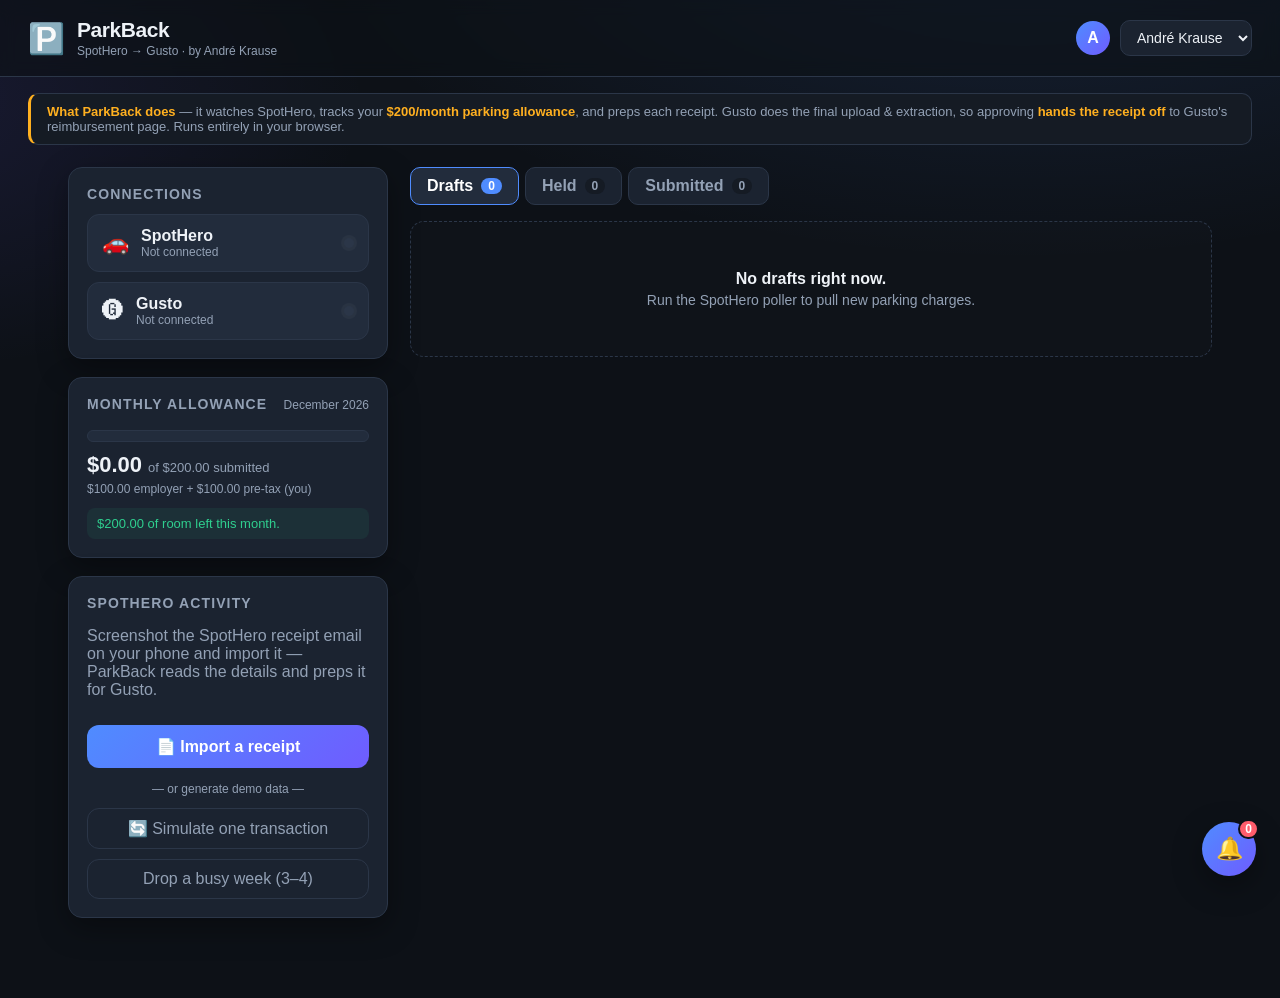
<file: index.html>
<!DOCTYPE html>
<html lang="en">
<head>
  <meta charset="UTF-8" />
  <meta name="viewport" content="width=device-width, initial-scale=1.0" />
  <title>ParkBack · SpotHero → Gusto Reimbursements</title>
  <meta name="description" content="Redirecting to ParkBack — SpotHero to Gusto parking reimbursements." />
  <link rel="icon" href="data:image/svg+xml,<svg xmlns='http://www.w3.org/2000/svg' viewBox='0 0 100 100'><text y='.9em' font-size='90'>🅿️</text></svg>" />
  <meta http-equiv="refresh" content="0; url=/parkback/" />
  <link rel="canonical" href="/parkback/" />
  <script>window.location.replace("/parkback/");</script>
</head>
<body>
  <p>Redirecting to <a href="/parkback/">ParkBack</a>…</p>
</body>
</html>
</file>
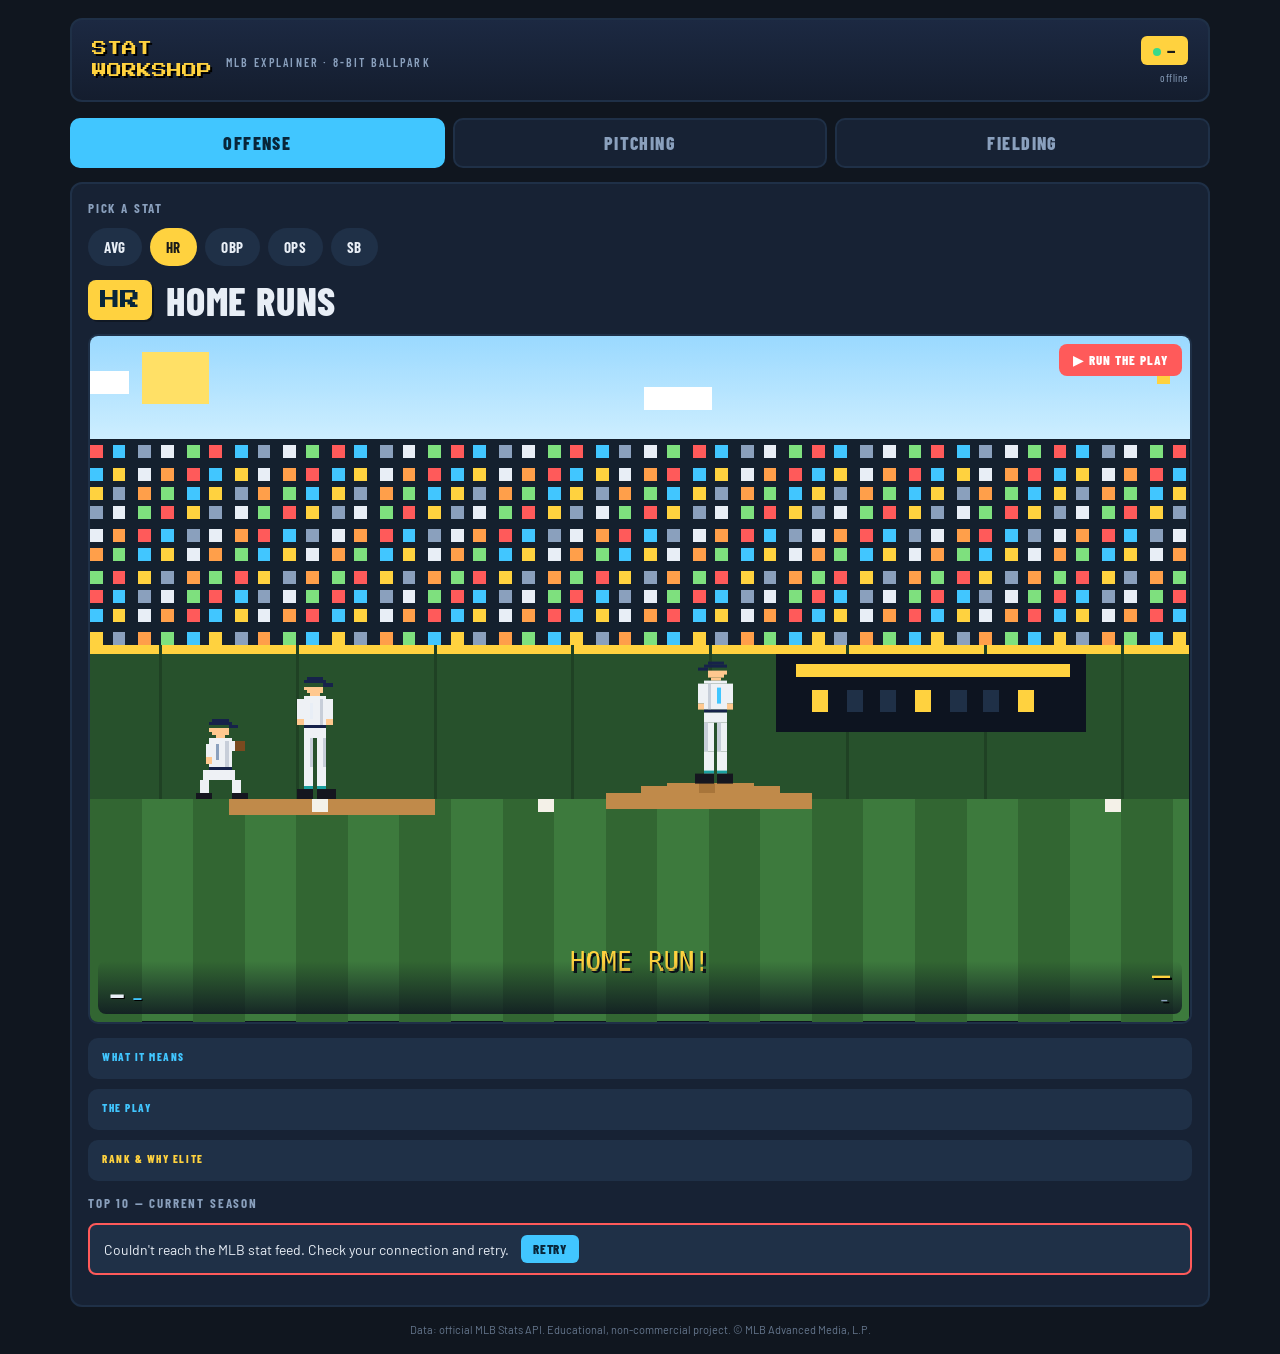
<file: baseball/index.html>
<!DOCTYPE html>
<html lang="en">
<head>
  <meta charset="UTF-8" />
  <meta name="viewport" content="width=device-width, initial-scale=1.0" />
  <title>Stat Workshop — MLB Explainer</title>
  <meta name="description" content="Pick a stat, pick a current MLB leader, and watch an 8-bit ballpark animate the play that the stat measures — explained in plain English with live data from the official MLB Stats API." />
  <link rel="icon" href="data:image/svg+xml,<svg xmlns='http://www.w3.org/2000/svg' viewBox='0 0 100 100'><text y='.9em' font-size='90'>⚾</text></svg>" />
  <link href="https://fonts.googleapis.com/css2?family=Press+Start+2P&family=Barlow+Condensed:wght@500;600;700;800&family=Barlow:wght@400;500;600&display=swap" rel="stylesheet" />
  <link rel="stylesheet" href="styles.css" />
</head>
<body>
<div class="shell">
  <header>
    <div class="brand">
      <div class="logo">STAT<br>WORKSHOP</div>
      <small>MLB Explainer · 8-bit Ballpark</small>
    </div>
    <div class="head-right">
      <div class="season"><span class="live"></span><span id="season-label">—</span></div>
      <div class="demo-note" id="feed-note">live · statsapi.mlb.com</div>
    </div>
  </header>

  <div class="tabs" id="tabs" role="tablist" aria-label="Stat category group">
    <button class="tab on" data-g="hitting" role="tab" aria-selected="true">Offense</button>
    <button class="tab" data-g="pitching" role="tab" aria-selected="false">Pitching</button>
    <button class="tab" data-g="fielding" role="tab" aria-selected="false">Fielding</button>
  </div>

  <div class="card">
    <h3>Pick a stat</h3>
    <div class="chips" id="chips"></div>

    <!-- Prominent full-name title for the selected stat (spells out the acronym). -->
    <div class="stat-title">
      <span class="st-abbr" id="st-abbr">HR</span>
      <span class="st-full" id="st-full">Home Runs</span>
    </div>

    <!-- The 8-bit ballpark — the centerpiece. Player info rides as a lower-third. -->
    <div class="fieldwrap">
      <canvas id="scene" width="640" height="400" role="img"
              aria-label="Animated 8-bit ballpark showing the selected play"></canvas>
      <button class="runbtn" id="run" type="button">▶ Run the play</button>
      <div class="jumbotron">
        <div class="jt-name"><span id="pname">—</span> <span class="jt-team" id="pteam">—</span></div>
        <div class="jt-stat"><span id="pstat">—</span><span class="jt-lab" id="pstatlab">—</span></div>
      </div>
    </div>

    <div class="explain">
      <div class="block"><div class="lab">What it means</div><p id="ex-mean"></p></div>
      <div class="block"><div class="lab">The play</div><p id="ex-play"></p></div>
      <div class="block elite"><div class="lab">Rank &amp; why elite</div><p id="ex-elite"></p><p class="elite-ref" id="ex-prev"></p></div>
    </div>

    <div class="picker">
      <h3 style="margin-top:6px">Top 10 — <span id="picker-season">current season</span></h3>
      <div id="notice" class="notice" hidden></div>
      <div id="chart" class="chart" aria-label="Bar chart of the top 10 values"></div>
      <div class="plist" id="plist" role="listbox" aria-label="Top players"></div>
    </div>
  </div>

  <p class="copyright">Data: official MLB Stats API. Educational, non-commercial project. © MLB Advanced Media, L.P.</p>
</div>

<script src="config.js"></script>
<script src="data.js"></script>
<script src="scene.js"></script>
<script src="app.js"></script>
</body>
</html>
</file>
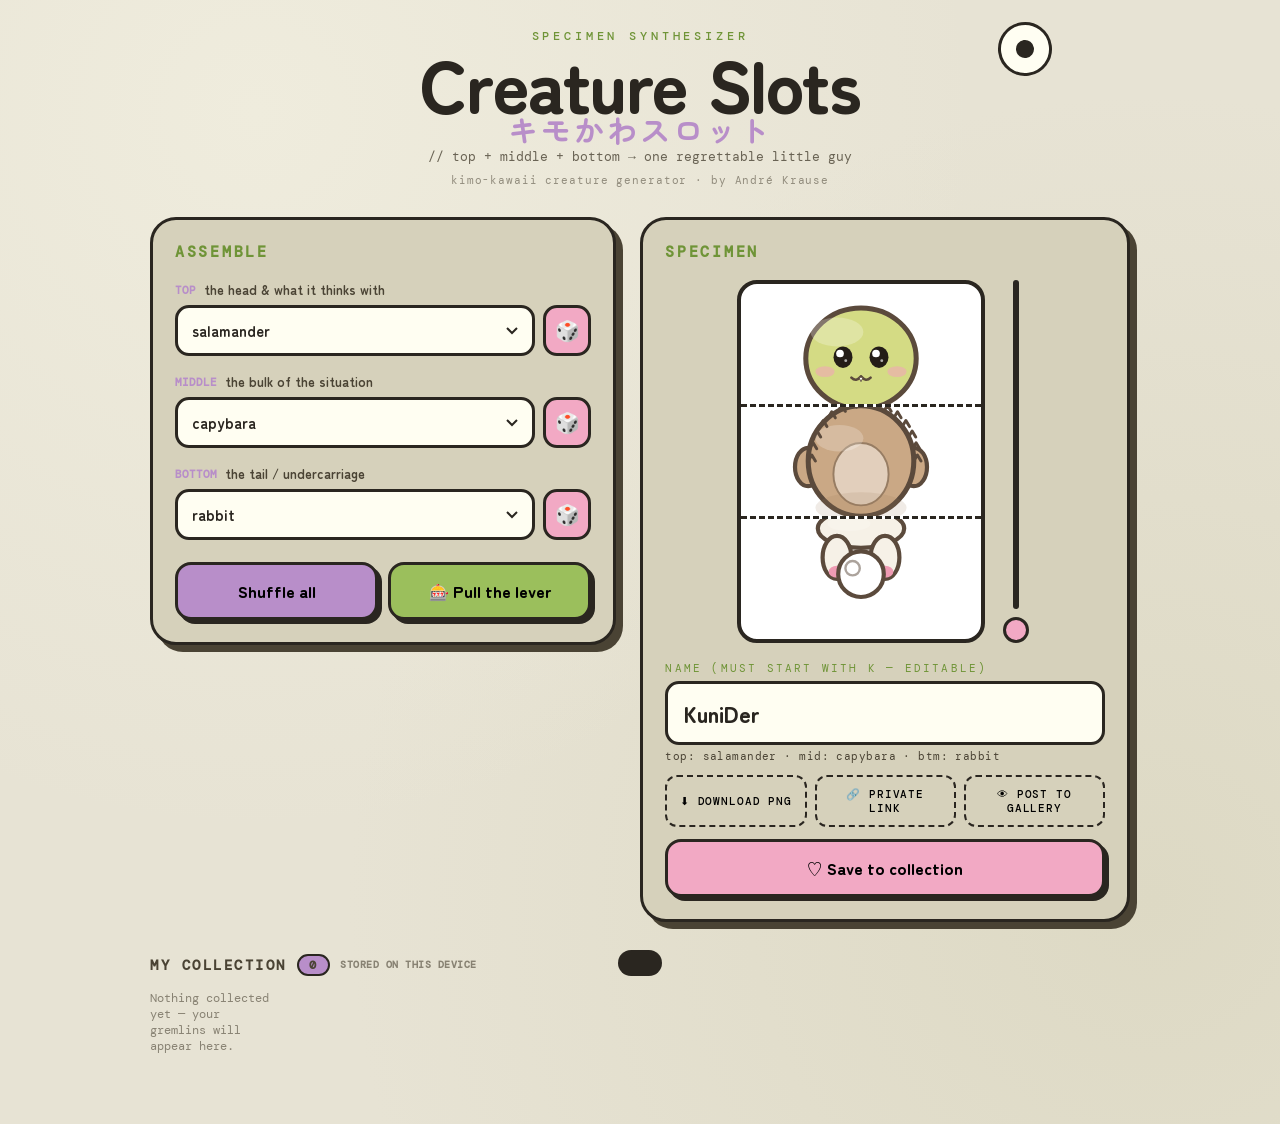
<file: kimo/index.html>
<!DOCTYPE html>
<html lang="en">
<head>
<meta charset="UTF-8">
<meta name="viewport" content="width=device-width, initial-scale=1.0">
<title>キモかわ — Creature Slots</title>
<meta name="description" content="A 3-reel slot machine that mashes the head, body, and tail of cute-creepy animals into one regrettable little guy. Kimo-kawaii creature generator by André Krause.">
<link rel="icon" href="data:image/svg+xml,<svg xmlns='http://www.w3.org/2000/svg' viewBox='0 0 100 100'><text y='.9em' font-size='90'>🎰</text></svg>">
<style>
  @import url('https://fonts.googleapis.com/css2?family=Zen+Maru+Gothic:wght@500;700;900&family=DM+Mono:wght@400;500&display=swap');

  :root{
    --bg:#e7e3d4; --bg-deep:#d6d1bb; --ink:#2a2620;
    --slime:#9bbf5c; --slime-deep:#6f9437; --bruise:#b88ec9;
    --gum:#f2a9c4; --eye:#fffef2; --shadow:#4a4334; --radius:26px;
  }
  *{box-sizing:border-box;margin:0;padding:0}
  body{
    background:
      radial-gradient(circle at 20% 10%, #efecdd 0%, transparent 50%),
      radial-gradient(circle at 90% 80%, #ddd9c4 0%, transparent 55%), var(--bg);
    color:var(--ink); font-family:'Zen Maru Gothic',sans-serif;
    min-height:100vh; padding:28px 18px 70px; -webkit-font-smoothing:antialiased;
  }
  .wrap{max-width:980px;margin:0 auto}

  header{text-align:center;margin-bottom:30px;position:relative}
  .eyebrow{font-family:'DM Mono',monospace;font-size:12px;letter-spacing:.32em;
    text-transform:uppercase;color:var(--slime-deep);font-weight:500}
  h1{font-size:clamp(36px,8.5vw,72px);font-weight:900;line-height:.92;margin:6px 0 4px;letter-spacing:-.02em}
  h1 .jp{display:block;font-size:.42em;color:var(--bruise);letter-spacing:.1em;font-weight:700}
  .tag{font-family:'DM Mono',monospace;font-size:13px;color:var(--shadow);opacity:.8}
  .byline{font-family:'DM Mono',monospace;font-size:11px;color:var(--shadow);opacity:.55;margin-top:8px;letter-spacing:.08em}
  .blink{position:absolute;top:-6px;right:8%;width:54px;height:54px;background:var(--eye);
    border:3px solid var(--ink);border-radius:50%;display:grid;place-items:center;transform:rotate(-8deg)}
  .blink::after{content:"";width:18px;height:18px;background:var(--ink);border-radius:50%;animation:dart 4s infinite ease-in-out}
  @keyframes dart{0%,40%{transform:translate(0,0)}50%{transform:translate(7px,-3px)}70%{transform:translate(-6px,4px)}100%{transform:translate(0,0)}}

  .lab{display:grid;grid-template-columns:1fr 1.05fr;gap:24px;align-items:start}
  @media(max-width:760px){.lab{grid-template-columns:1fr}}
  .panel{background:var(--bg-deep);border:3px solid var(--ink);border-radius:var(--radius);
    padding:22px;box-shadow:7px 7px 0 var(--shadow)}
  .panel h2{font-size:15px;font-family:'DM Mono',monospace;text-transform:uppercase;
    letter-spacing:.18em;margin-bottom:18px;color:var(--slime-deep)}

  /* selectors */
  .slot{margin-bottom:16px}
  .slot label{display:flex;align-items:center;gap:8px;font-size:13px;font-weight:700;margin-bottom:6px;color:var(--shadow)}
  .slot label b{font-family:'DM Mono',monospace;color:var(--bruise);font-size:11px}
  .picker{display:flex;gap:8px}
  select{flex:1;appearance:none;background:var(--eye);border:3px solid var(--ink);border-radius:14px;
    padding:12px 14px;font-family:'Zen Maru Gothic';font-weight:700;font-size:15px;color:var(--ink);cursor:pointer;
    background-image:url("data:image/svg+xml,%3Csvg xmlns='http://www.w3.org/2000/svg' width='12' height='8'%3E%3Cpath d='M1 1l5 5 5-5' stroke='%232a2620' stroke-width='2' fill='none'/%3E%3C/svg%3E");
    background-repeat:no-repeat;background-position:right 14px center}
  .reroll{background:var(--gum);border:3px solid var(--ink);border-radius:14px;width:48px;cursor:pointer;font-size:20px;transition:transform .15s}
  .reroll:hover{transform:rotate(-12deg) scale(1.08)}
  .reroll:active{transform:rotate(8deg) scale(.94)}
  .controls{display:flex;gap:10px;margin-top:22px}
  button.act{flex:1;border:3px solid var(--ink);border-radius:16px;padding:14px;font-family:'Zen Maru Gothic';
    font-weight:900;font-size:16px;cursor:pointer;box-shadow:4px 4px 0 var(--ink);transition:transform .1s,box-shadow .1s}
  button.act:active{transform:translate(4px,4px);box-shadow:0 0 0 var(--ink)}
  button.act:disabled{opacity:.5;cursor:not-allowed}
  .shuffle{background:var(--bruise)}
  .spin{background:var(--slime)}

  /* slot machine */
  .stagewrap{display:flex;gap:14px;align-items:stretch;justify-content:center}
  .machine{width:248px;border:4px solid var(--ink);border-radius:20px;overflow:hidden;background:#fff}
  @media(max-width:420px){.machine{width:200px}}
  .reel{position:relative;overflow:hidden;border-bottom:3px dashed var(--ink)}
  .reel:last-child{border-bottom:none}
  /* the body slice doesn't fill its tile, so crop the middle reel shorter to remove the white space under the body */
  #reel-body{aspect-ratio:200/93}
  .strip{display:flex;flex-direction:row;will-change:transform}
  .tile{flex:0 0 100%}
  .tile svg{display:block;width:100%;height:auto}
  /* payline arrows on the lever rail */
  .lever{width:34px;display:flex;flex-direction:column;align-items:center;justify-content:center;gap:8px}
  .lever .knob{width:26px;height:26px;border-radius:50%;background:var(--gum);border:3px solid var(--ink);
    cursor:pointer;transition:transform .1s}
  .lever .knob:active{transform:translateY(6px)}
  .lever .rail{flex:1;width:6px;background:var(--ink);border-radius:4px}

  /* name + actions */
  .namebar{margin-top:18px}
  .namebar .nlabel{font-family:'DM Mono',monospace;font-size:11px;letter-spacing:.2em;text-transform:uppercase;
    color:var(--slime-deep);margin-bottom:6px}
  .parts{font-family:'DM Mono',monospace;font-size:11px;color:var(--shadow);margin:4px 0 10px;letter-spacing:.04em}
  .nameinput{width:100%;background:var(--eye);border:3px solid var(--ink);border-radius:14px;
    padding:13px 16px;font-family:'Zen Maru Gothic';font-weight:900;font-size:22px;color:var(--ink)}
  .share{display:flex;gap:8px;margin-top:12px}
  .share button{flex:1;background:var(--bg-deep);border:2px dashed var(--ink);border-radius:12px;padding:10px;
    font-family:'DM Mono',monospace;font-size:11px;font-weight:500;cursor:pointer;text-transform:uppercase;
    letter-spacing:.08em;transition:background .15s}
  .share button:hover{background:var(--gum)}

  .collection{margin-top:32px}
  .collection h2{font-family:'DM Mono',monospace;font-size:14px;letter-spacing:.18em;text-transform:uppercase;
    color:var(--shadow);margin-bottom:14px;display:flex;align-items:center;gap:10px;flex-wrap:wrap}
  .collection h2 .count{background:var(--bruise);border:2px solid var(--ink);border-radius:20px;padding:1px 10px;font-size:12px}
  .grid{display:grid;grid-template-columns:repeat(auto-fill,minmax(124px,1fr));gap:12px}
  .card{background:var(--bg-deep);border:3px solid var(--ink);border-radius:18px;padding:10px;text-align:center;
    box-shadow:4px 4px 0 var(--shadow);position:relative}
  .card .thumb{width:64px;height:96px;margin:0 auto;background:#fff;border:2px solid var(--ink);border-radius:10px;overflow:hidden}
  .card .thumb svg{display:block;width:100%;height:100%}
  .card .cn{font-weight:900;font-size:14px;margin-top:6px}
  .card .cp{font-family:'DM Mono',monospace;font-size:9px;color:var(--shadow);margin-top:3px}
  .card .cd{font-family:'DM Mono',monospace;font-size:8px;color:var(--shadow);opacity:.6;margin-top:4px;letter-spacing:.04em}
  .card .pub{position:absolute;top:6px;left:8px;font-size:11px}
  .card .del{position:absolute;top:5px;right:7px;background:none;border:none;cursor:pointer;font-size:14px;
    opacity:.4;transition:opacity .15s,transform .15s;line-height:1}
  .card .del:hover{opacity:1;transform:scale(1.25) rotate(12deg)}
  .col-empty{font-family:'DM Mono',monospace;font-size:12px;color:var(--shadow);opacity:.6}

  .toast{position:fixed;bottom:24px;left:50%;transform:translateX(-50%) translateY(100px);background:var(--ink);
    color:var(--eye);padding:13px 22px;border-radius:30px;font-family:'DM Mono',monospace;font-size:13px;
    transition:transform .3s;z-index:9;max-width:88vw;text-align:center}
  .toast.show{transform:translateX(-50%) translateY(0)}
</style>
</head>
<body>
<div class="wrap">
  <header>
    <div class="blink"></div>
    <div class="eyebrow">Specimen Synthesizer</div>
    <h1>Creature Slots<span class="jp">キモかわスロット</span></h1>
    <p class="tag">// top + middle + bottom → one regrettable little guy</p>
    <p class="byline">kimo-kawaii creature generator · by André Krause</p>
  </header>

  <div class="lab">
    <!-- LEFT: controls -->
    <div class="panel">
      <h2>Assemble</h2>
      <div class="slot">
        <label><b>TOP</b> the head &amp; what it thinks with</label>
        <div class="picker"><select id="head"></select><button class="reroll" data-part="head" title="reroll">🎲</button></div>
      </div>
      <div class="slot">
        <label><b>MIDDLE</b> the bulk of the situation</label>
        <div class="picker"><select id="body"></select><button class="reroll" data-part="body" title="reroll">🎲</button></div>
      </div>
      <div class="slot">
        <label><b>BOTTOM</b> the tail / undercarriage</label>
        <div class="picker"><select id="tail"></select><button class="reroll" data-part="tail" title="reroll">🎲</button></div>
      </div>
      <div class="controls">
        <button class="act shuffle" id="shuffle">Shuffle all</button>
        <button class="act spin" id="spin">🎰 Pull the lever</button>
      </div>
    </div>

    <!-- RIGHT: slot machine -->
    <div class="panel">
      <h2>Specimen</h2>
      <div class="stagewrap">
        <div class="machine">
          <div class="reel" id="reel-head"><div class="strip"></div></div>
          <div class="reel" id="reel-body"><div class="strip"></div></div>
          <div class="reel" id="reel-tail"><div class="strip"></div></div>
        </div>
        <div class="lever" title="pull!">
          <div class="rail"></div>
          <div class="knob" id="knob"></div>
        </div>
      </div>

      <div class="namebar" id="namebar">
        <div class="nlabel">Name (must start with K — editable)</div>
        <input class="nameinput" id="name" value="Kuromochi">
        <div class="parts" id="parts"></div>
        <div class="share">
          <button id="dl">⬇ Download PNG</button>
          <button id="link">🔗 Private link</button>
          <button id="pub">👁 Post to gallery</button>
        </div>
        <div class="controls" style="margin-top:12px">
          <button class="act spin" id="save" style="background:var(--gum)">♡ Save to collection</button>
        </div>
      </div>
    </div>
  </div>

  <div class="collection">
    <h2>My collection <span class="count" id="count">0</span> <span style="font-family:'DM Mono';font-size:10px;opacity:.6;letter-spacing:.05em">stored on this device</span></h2>
    <div class="grid" id="grid"><span class="col-empty">Nothing collected yet — your gremlins will appear here.</span></div>
  </div>
</div>

<div class="toast" id="toast"></div>

<script>
/* ---------- animal data: each drives a parametric SVG split into 3 slices ---------- */
const ANIMALS = [
  {n:"cat",      col:"#f3e2cc", acc:"#dcb892", ear:"cat",    tex:"smooth", bot:"cattail"},
  {n:"frog",     col:"#bfe09a", acc:"#94c563", ear:"frog",   tex:"smooth", bot:"legs"},
  {n:"axolotl",  col:"#fbcedd", acc:"#f6a3c0", ear:"axolotl",tex:"smooth", bot:"fin"},
  {n:"rabbit",   col:"#f6f1e7", acc:"#ddd1bb", ear:"rabbit", tex:"fuzzy",  bot:"pom"},
  {n:"octopus",  col:"#dcbce8", acc:"#bf94d6", ear:"none",   tex:"sucker", bot:"tentacle"},
  {n:"deer",     col:"#e6c39a", acc:"#c79866", ear:"deer",   tex:"spot",   bot:"feet"},
  {n:"fox",      col:"#f5ad75", acc:"#e08348", ear:"fox",    tex:"smooth", bot:"foxtail"},
  {n:"snail",    col:"#cccd86", acc:"#a3a558", ear:"snail",  tex:"shell",  bot:"foot"},
  {n:"bat",      col:"#b3a8cc", acc:"#9183b4", ear:"bat",    tex:"wing",   bot:"feet"},
  {n:"jellyfish",col:"#fdd6e4", acc:"#f4afcb", ear:"jelly",  tex:"jelly",  bot:"jellytail"},
  {n:"hedgehog", col:"#cda983", acc:"#9c7d54", ear:"none",   tex:"spike",  bot:"feet"},
  {n:"seal",     col:"#cfd5dd", acc:"#a4abb6", ear:"none",   tex:"smooth", bot:"fin"},
  {n:"owl",      col:"#cfb088", acc:"#a3835c", ear:"owl",    tex:"fuzzy",  bot:"talons"},
  {n:"salamander",col:"#d4db84",acc:"#a9b657", ear:"none",   tex:"spot",   bot:"legs"},
  {n:"moth",     col:"#d2c3a8", acc:"#a89274", ear:"moth",   tex:"wing",   bot:"feet"},
  {n:"capybara", col:"#caa885", acc:"#9d7c59", ear:"none",   tex:"fuzzy",  bot:"feet"},
  {n:"pufferfish",col:"#f1e08a",acc:"#d0b952", ear:"none",   tex:"spike",  bot:"fin"},
  {n:"ferret",   col:"#e4d4b4", acc:"#b8a07c", ear:"none",   tex:"smooth", bot:"foxtail"}
];
const INK="#5b4a3c";
const KPRE=["Kuro","Kimo","Koge","Kira","Kuma","Kabo","Keke","Kyu","Kappa","Kuni","Kobu","Kero"];
const KSUF=["mochi","gusu","pyon","goro","nyan","peta","muku","bobo","tan","zuki"];
const STORE="kimo.collection.v1";

/* ---------- SVG slice builders (each returns markup in a 0..200 x, 0..100 y band) ---------- */
// big rounded eye, clean catchlight — symmetric, expressive (between Sanrio and a graphic character style)
function eye(cx,cy,r){
  return `<ellipse cx="${cx}" cy="${cy}" rx="${(r*0.88).toFixed(1)}" ry="${r}" fill="#241d17"/>`
    +`<circle cx="${(cx-r*0.28).toFixed(1)}" cy="${(cy-r*0.34).toFixed(1)}" r="${(r*0.36).toFixed(1)}" fill="#fff"/>`
    +`<circle cx="${(cx+r*0.26).toFixed(1)}" cy="${(cy+r*0.32).toFixed(1)}" r="${(r*0.13).toFixed(1)}" fill="#fff" opacity=".65"/>`;
}
function blush(cx,cy){return `<ellipse cx="${cx}" cy="${cy}" rx="8" ry="4.5" fill="#f3a3bb" opacity=".55"/>`;}
// tiny ω mouth with a small fang poking down — cute, faintly unsettling
function mouth(cx,cy){
  return `<path d="M${cx} ${cy} q-4 5 -8 1 M${cx} ${cy} q4 5 8 1" stroke="${INK}" stroke-width="2.2" fill="none"/>`
    +`<path d="M${cx-1.6} ${cy+1} l1.6 3.4 l1.6 -3.4 Z" fill="#fff" stroke="${INK}" stroke-width=".7"/>`;
}
// per-animal signature face markings (muzzle/nose, beak, whiskers)
function marks(a){
  let m="";
  if(["cat","fox","deer","capybara","seal","ferret","bat","hedgehog","rabbit"].includes(a.n)){
    m+=`<ellipse cx="100" cy="74" rx="15" ry="10" fill="#fff" opacity=".4"/>`        // soft muzzle
      +`<ellipse cx="100" cy="70" rx="3.2" ry="2.5" fill="${INK}"/>`;                 // nose
  }
  if(a.n==="owl"){ m+=`<path d="M95 69 L105 69 L100 79 Z" fill="${a.acc}" stroke="${INK}" stroke-width="1.8"/>`; } // beak
  if(a.n==="cat"||a.n==="fox"){
    m+=`<path d="M72 64 q-12 1 -17 5 M72 69 q-12 3 -16 8" stroke="${INK}" stroke-width="1.1" fill="none" opacity=".4"/>`
      +`<path d="M128 64 q12 1 17 5 M128 69 q12 3 16 8" stroke="${INK}" stroke-width="1.1" fill="none" opacity=".4"/>`; // whiskers
  }
  return m;
}
function ears(a){
  const c=a.col,k=a.acc;
  switch(a.ear){
    case"cat":   return `<path d="M62 40 L70 12 L92 40 Z" fill="${c}" stroke="${INK}" stroke-width="3.5"/><path d="M138 40 L130 12 L108 40 Z" fill="${c}" stroke="${INK}" stroke-width="3.5"/><path d="M70 36 L74 22 L84 36 Z" fill="${k}"/>`;
    case"fox":   return `<path d="M58 42 L66 8 L94 42 Z" fill="${c}" stroke="${INK}" stroke-width="3.5"/><path d="M142 42 L134 8 L106 42 Z" fill="${c}" stroke="${INK}" stroke-width="3.5"/><path d="M70 30 L72 18 L82 33 Z" fill="${INK}"/><path d="M130 30 L128 18 L118 33 Z" fill="${INK}"/>`;
    case"rabbit":return `<rect x="62" y="2" width="16" height="44" rx="8" fill="${c}" stroke="${INK}" stroke-width="3.5" transform="rotate(-8 70 24)"/><rect x="122" y="2" width="16" height="44" rx="8" fill="${c}" stroke="${INK}" stroke-width="3.5" transform="rotate(8 130 24)"/><rect x="66" y="10" width="6" height="28" rx="3" fill="${k}" transform="rotate(-8 70 24)"/>`;
    case"deer":  return `<path d="M74 38 C70 18 62 16 56 8 M70 24 C62 22 58 18 52 18" stroke="${k}" stroke-width="3.5" fill="none" stroke-linecap="round"/><path d="M126 38 C130 18 138 16 144 8 M130 24 C138 22 142 18 148 18" stroke="${k}" stroke-width="3.5" fill="none" stroke-linecap="round"/>`;
    case"owl":   return `<path d="M66 34 L70 16 L84 34 Z" fill="${c}" stroke="${INK}" stroke-width="3.5"/><path d="M134 34 L130 16 L116 34 Z" fill="${c}" stroke="${INK}" stroke-width="3.5"/>`;
    case"axolotl":return `<g stroke="${INK}" stroke-width="3" fill="${k}">`
      +`<path d="M58 56 L40 44 L46 60 L34 58 L44 70"/><path d="M142 56 L160 44 L154 60 L166 58 L156 70"/></g>`;
    case"bat":   return `<path d="M60 44 C40 8 30 22 40 44 C46 56 56 52 64 50 Z" fill="${c}" stroke="${INK}" stroke-width="3.5"/><path d="M140 44 C160 8 170 22 160 44 C154 56 144 52 136 50 Z" fill="${c}" stroke="${INK}" stroke-width="3.5"/>`;
    case"moth":  return `<path d="M82 36 C70 18 58 16 50 10 M82 36 C66 24 56 26 50 22" stroke="${k}" stroke-width="3" fill="none" stroke-linecap="round"/><path d="M118 36 C130 18 142 16 150 10 M118 36 C134 24 144 26 150 22" stroke="${k}" stroke-width="3" fill="none" stroke-linecap="round"/>`;
    case"jelly": return ""; // dome handled in head shape
    case"snail": return ""; // eyestalks handled in head shape
    case"frog":  return ""; // eye bumps handled in head shape
    default:     return "";
  }
}
function head(a){
  const c=a.col,k=a.acc;
  let s=ears(a);
  if(a.ear==="jelly"){
    s+=`<path d="M52 92 C46 34 154 34 148 92 Z" fill="${c}" stroke="${INK}" stroke-width="3.5"/>`
      +`<ellipse cx="86" cy="52" rx="30" ry="15" fill="#fff" opacity=".25"/>`
      +`<path d="M58 90 q7 -11 14 0 M78 92 q7 -11 14 0 M108 92 q7 -11 14 0 M128 90 q7 -11 14 0" stroke="${INK}" stroke-width="2" fill="none" opacity=".4"/>`
      +eye(86,66,8)+eye(114,66,8)+blush(74,77)+blush(126,77)+mouth(100,79);
    return s;
  }
  // chubby base head + soft top sheen (heavier silhouette outline = more graphic)
  s+=`<ellipse cx="100" cy="62" rx="46" ry="42" fill="${c}" stroke="${INK}" stroke-width="4.2"/>`;
  s+=`<ellipse cx="80" cy="40" rx="22" ry="12" fill="#fff" opacity=".25"/>`;
  if(a.ear==="snail"){
    s+=`<path d="M84 34 C82 20 76 14 74 7 M116 34 C118 20 124 14 126 7" stroke="${INK}" stroke-width="3.5" fill="none"/>`
      +`<circle cx="74" cy="7" r="7" fill="${c}" stroke="${INK}" stroke-width="3"/><circle cx="126" cy="7" r="7" fill="${c}" stroke="${INK}" stroke-width="3"/>`
      +eye(74,7,4)+eye(126,7,4)+blush(74,72)+blush(126,72)+mouth(100,74);
  }else if(a.ear==="frog"){
    s+=`<circle cx="76" cy="32" r="16" fill="${c}" stroke="${INK}" stroke-width="3.5"/><circle cx="124" cy="32" r="16" fill="${c}" stroke="${INK}" stroke-width="3.5"/>`
      +eye(76,32,8)+eye(124,32,8)+blush(60,62)+blush(140,62)+mouth(100,66);
  }else{
    // symmetric, expressive eyes; the creep stays subtle (tiny fang) — no asymmetry
    s+=eye(85,61,9)+eye(115,61,9)+blush(70,73)+blush(130,73)+marks(a)+mouth(100,77);
  }
  return s;
}
function body(a){
  const c=a.col,k=a.acc;
  let s="";
  // wings render behind the torso
  if(a.tex==="wing"){
    s+=`<path d="M52 50 C6 22 0 72 40 76 C26 60 40 52 54 56 Z" fill="${k}" stroke="${INK}" stroke-width="3.5"/>`
      +`<path d="M148 50 C194 22 200 72 160 76 C174 60 160 52 146 56 Z" fill="${k}" stroke="${INK}" stroke-width="3.5"/>`
      +`<path d="M42 60 q7 9 13 2 M158 60 q-7 9 -13 2" stroke="${INK}" stroke-width="2" fill="none" opacity=".4"/>`;
  }
  // mitten arms (behind the torso), tucked closer to the narrower upright body
  s+=`<ellipse cx="56" cy="60" rx="11" ry="16" fill="${c}" stroke="${INK}" stroke-width="3.5"/>`
    +`<ellipse cx="144" cy="60" rx="11" ry="16" fill="${c}" stroke="${INK}" stroke-width="3.5"/>`;
  // taller, more upright torso with a heavier graphic outline
  s+=`<ellipse cx="100" cy="55" rx="44" ry="46" fill="${c}" stroke="${INK}" stroke-width="4.2"/>`;
  s+=`<ellipse cx="100" cy="66" rx="23" ry="26" fill="#fff" opacity=".45" stroke="${INK}" stroke-width="1.6"/>`; // chest/belly patch
  s+=`<ellipse cx="82" cy="36" rx="20" ry="11" fill="#fff" opacity=".22"/>`;       // top sheen
  s+=`<ellipse cx="100" cy="94" rx="38" ry="13" fill="${k}" opacity=".15"/>`;      // bottom shadow
  switch(a.tex){
    case"spot":  s+=`<circle cx="84" cy="44" r="6" fill="${k}"/><circle cx="116" cy="56" r="7" fill="${k}"/><circle cx="98" cy="70" r="5" fill="${k}"/><circle cx="120" cy="36" r="4" fill="${k}"/>`;break;
    case"spike": for(let i=0;i<7;i++){const ang=Math.PI*(0.15+0.7*i/6);const x=100-44*Math.cos(ang),y=55-46*Math.sin(ang);const x2=100-58*Math.cos(ang),y2=55-60*Math.sin(ang);s+=`<line x1="${x.toFixed(1)}" y1="${y.toFixed(1)}" x2="${x2.toFixed(1)}" y2="${y2.toFixed(1)}" stroke="${k}" stroke-width="3.5" stroke-linecap="round"/>`;}break;
    case"shell": s+=`<path d="M100 52 m0 -2 a18 18 0 1 1 -1 0 a11 11 0 1 0 1 6 a5 5 0 1 1 0 0" fill="none" stroke="${k}" stroke-width="3.5"/>`;break;
    case"sucker":s+=`<g fill="${k}">`;for(let r=0;r<3;r++)for(let cc=0;cc<3;cc++)s+=`<circle cx="${86+cc*14}" cy="${42+r*16}" r="3.2"/>`;s+=`</g>`;break;
    case"jelly": s+=`<g stroke="#fff" stroke-width="3" opacity=".5" fill="none"><line x1="86" y1="20" x2="86" y2="86"/><line x1="100" y1="16" x2="100" y2="90"/><line x1="114" y1="20" x2="114" y2="86"/></g>`;break;
    case"fuzzy": {let f="";for(let i=0;i<15;i++){const ang=Math.PI*(i/14);const x=100-44*Math.cos(ang),y=55-46*Math.sin(ang);f+=`<path d="M${x.toFixed(1)} ${y.toFixed(1)} l3 -5 l3 5" stroke="${INK}" stroke-width="2.5" fill="none"/>`;}s+=f;break;}
  }
  // shift the whole body slice up so it meets the head (closes the head/body gap)
  return `<g transform="translate(0,-10)">${s}</g>`;
}
function bottom(a){
  const c=a.col,k=a.acc;
  const pad="#ef9bb3";
  let s=`<ellipse cx="100" cy="8" rx="36" ry="16" fill="${c}" stroke="${INK}" stroke-width="3.5"/>`   // connector to the body above
    +`<ellipse cx="90" cy="4" rx="18" ry="6" fill="#fff" opacity=".18"/>`;
  switch(a.bot){
    case"legs":   s+=`<path d="M78 14 C58 28 56 52 76 62 C66 66 62 58 64 52" fill="${c}" stroke="${INK}" stroke-width="3.5"/>`
      +`<path d="M122 14 C142 28 144 52 124 62 C134 66 138 58 136 52" fill="${c}" stroke="${INK}" stroke-width="3.5"/>`
      +`<ellipse cx="74" cy="64" rx="14" ry="7" fill="${c}" stroke="${INK}" stroke-width="3"/><ellipse cx="126" cy="64" rx="14" ry="7" fill="${c}" stroke="${INK}" stroke-width="3"/>`
      +`<ellipse cx="74" cy="65" rx="6" ry="3" fill="${pad}"/><ellipse cx="126" cy="65" rx="6" ry="3" fill="${pad}"/>`;break;
    case"feet":   s+=[82,118].map(x=>`<ellipse cx="${x}" cy="42" rx="14" ry="22" fill="${c}" stroke="${INK}" stroke-width="3.5"/>`
      +`<ellipse cx="${x}" cy="50" rx="8" ry="6" fill="${pad}"/>`
      +`<circle cx="${x-6}" cy="40" r="2.6" fill="${pad}"/><circle cx="${x}" cy="37" r="2.6" fill="${pad}"/><circle cx="${x+6}" cy="40" r="2.6" fill="${pad}"/>`).join('');break;
    case"talons":  s+=[78,122].map(x=>`<path d="M${x} 12 C${x-2} 26 ${x-2} 34 ${x} 40" stroke="${INK}" stroke-width="6" fill="none" stroke-linecap="round"/>`
      +`<g stroke="${INK}" stroke-width="5" stroke-linecap="round"><path d="M${x} 40 L${x-13} 56"/><path d="M${x} 40 L${x} 60"/><path d="M${x} 40 L${x+13} 56"/></g>`
      +`<path d="M${x-13} 56 l-3 4 M${x} 60 l0 4 M${x+13} 56 l3 4" stroke="${k}" stroke-width="3.5" fill="none" stroke-linecap="round"/>`).join('');break;
    case"foxtail":s+=`<path d="M100 10 C152 12 172 52 118 78 C150 44 118 26 94 28 Z" fill="${c}" stroke="${INK}" stroke-width="3.5"/>`
      +`<path d="M120 74 C146 56 150 38 138 28" stroke="#fff" stroke-width="11" fill="none" stroke-linecap="round" opacity=".85"/>`;break;
    case"cattail":s+=`<path d="M100 14 C150 18 162 58 124 64" fill="none" stroke="${c}" stroke-width="14" stroke-linecap="round"/>`
      +`<path d="M104 18 C146 24 154 52 128 58" fill="none" stroke="#fff" stroke-width="3.5" stroke-linecap="round" opacity=".2"/>`;break;
    case"pom":    s+=`<ellipse cx="80" cy="32" rx="12" ry="18" fill="${c}" stroke="${INK}" stroke-width="3.5"/><ellipse cx="120" cy="32" rx="12" ry="18" fill="${c}" stroke="${INK}" stroke-width="3.5"/>`
      +`<ellipse cx="80" cy="44" rx="7" ry="5" fill="${pad}"/><ellipse cx="120" cy="44" rx="7" ry="5" fill="${pad}"/>`
      +`<circle cx="100" cy="46" r="19" fill="#fff" stroke="${INK}" stroke-width="3.5"/><circle cx="93" cy="41" r="6" fill="#fff" stroke="${INK}" stroke-width="2" opacity=".5"/>`;break;
    case"tentacle":{for(let i=0;i<5;i++){const x=64+i*18,dir=i%2?1:-1;s+=`<path d="M${x} 10 q${10*dir} 30 ${4*dir} 58 q${-8*dir} 14 ${2*dir} 24" fill="none" stroke="${c}" stroke-width="11" stroke-linecap="round"/>`;}
      for(let i=0;i<5;i++){const x=64+i*18;s+=`<circle cx="${x+1}" cy="30" r="2" fill="${k}"/><circle cx="${x-1}" cy="50" r="2" fill="${k}"/>`;}break;}
    case"jellytail":{for(let i=0;i<7;i++){const x=58+i*15;s+=`<path d="M${x} 10 q${i%2?8:-8} 30 0 60 q${i%2?-6:6} 16 0 26" fill="none" stroke="${c}" stroke-width="3.5" stroke-linecap="round" opacity=".85"/>`;}break;}
    case"fin":    s+=`<path d="M100 10 C122 10 136 24 128 46 L152 72 L118 60 L100 80 L82 60 L48 72 L72 46 C64 24 78 10 100 10 Z" fill="${c}" stroke="${INK}" stroke-width="3.5"/>`
      +`<path d="M100 22 C112 22 120 32 116 46" stroke="#fff" stroke-width="3.5" fill="none" opacity=".35"/>`;break;
    case"foot":   s+=`<path d="M50 30 C70 14 130 14 150 30 C150 48 120 60 100 60 C80 60 50 48 50 30 Z" fill="${c}" stroke="${INK}" stroke-width="3.5"/>`
      +`<path d="M62 44 C80 52 120 52 138 44" stroke="${k}" stroke-width="3" fill="none" opacity=".6"/>`
      +`<ellipse cx="80" cy="28" rx="20" ry="7" fill="#fff" opacity=".15"/>`;break;
  }
  return s;
}
const BUILDERS={head,body,tail:bottom};

function tileSVG(part,i){return `<svg viewBox="0 0 200 100" xmlns="http://www.w3.org/2000/svg"><g stroke-linejoin="round" stroke-linecap="round">${BUILDERS[part](ANIMALS[i])}</g></svg>`;}
function compositeSVG(idx){
  return `<svg viewBox="0 0 200 300" xmlns="http://www.w3.org/2000/svg"><g stroke-linejoin="round" stroke-linecap="round">`
    +`<g>${head(ANIMALS[idx.head])}</g>`
    +`<g transform="translate(0,100)">${body(ANIMALS[idx.body])}</g>`
    +`<g transform="translate(0,200)">${bottom(ANIMALS[idx.tail])}</g></g></svg>`;
}

/* ---------- app state + reels ---------- */
const $=id=>document.getElementById(id);
const sel={head:$('head'),body:$('body'),tail:$('tail')};
const reel={head:$('reel-head').querySelector('.strip'),body:$('reel-body').querySelector('.strip'),tail:$('reel-tail').querySelector('.strip')};
let collection=load();
let idx={head:0,body:0,tail:0};
let spinning=false;

function load(){try{return JSON.parse(localStorage.getItem(STORE))||[]}catch(e){return[]}}
function persist(){try{localStorage.setItem(STORE,JSON.stringify(collection))}catch(e){}}

// build selects + reel strips (3 copies of the pool for a long spin)
for(const part in sel){
  ANIMALS.forEach((a,i)=>{const o=document.createElement('option');o.value=i;o.textContent=a.e?a.e+"  "+a.n:a.n;sel[part].appendChild(o);});
  let strip="";
  for(let copy=0;copy<3;copy++) ANIMALS.forEach((a,i)=>{strip+=`<div class="tile">${tileSVG(part,i)}</div>`;});
  reel[part].innerHTML=strip;
}
function tileW(part){return reel[part].querySelector('.tile').offsetWidth||240;}
// place a reel on an index without animating
function place(part,i){reel[part].style.transition='none';reel[part].style.transform=`translateX(${-(ANIMALS.length+i)*tileW(part)}px)`;}
// animate a reel to land on index i (horizontal spin)
function spinTo(part,i,dur){
  const w=tileW(part), n=ANIMALS.length;
  reel[part].style.transition='none';
  reel[part].style.transform=`translateX(0px)`;
  void reel[part].offsetWidth; // reflow
  reel[part].style.transition=`transform ${dur}s cubic-bezier(.12,.78,.2,1)`;
  reel[part].style.transform=`translateX(${-(2*n+i)*w}px)`;
}

function syncSelects(){for(const p in sel)sel[p].value=idx[p];}
function partsText(){return `top: ${ANIMALS[idx.head].n} · mid: ${ANIMALS[idx.body].n} · btm: ${ANIMALS[idx.tail].n}`;}
function refreshMeta(){$('parts').textContent=partsText();}

function suggestName(){
  const k=KPRE[Math.floor(Math.random()*KPRE.length)];
  const pool=[ANIMALS[idx.head].n,ANIMALS[idx.body].n,ANIMALS[idx.tail].n];
  let suf;
  if(Math.random()<0.55){const src=pool[Math.floor(Math.random()*3)];suf=src.slice(Math.max(1,src.length-3));}
  else suf=KSUF[Math.floor(Math.random()*KSUF.length)];
  $('name').value=k+suf.charAt(0).toUpperCase()+suf.slice(1);
}

function lockUI(on){spinning=on;['spin','shuffle','save'].forEach(id=>$(id).disabled=on);
  document.querySelectorAll('.reroll').forEach(b=>b.disabled=on);}

// spin one part (used by dice). resolves when settled.
function spinPart(part,target,dur){
  return new Promise(res=>{
    idx[part]=target; spinTo(part,target,dur);
    setTimeout(()=>{place(part,target);res();},dur*1000+30);
  });
}
async function diceOne(part){
  if(spinning)return; lockUI(true);
  await spinPart(part,Math.floor(Math.random()*ANIMALS.length),0.9);
  syncSelects(); refreshMeta(); lockUI(false);
}
async function pickOne(part,target){
  if(spinning)return; lockUI(true);
  await spinPart(part,target,0.7); refreshMeta(); lockUI(false);
}
async function spinAll(random){
  if(spinning)return; lockUI(true);
  const durs={head:1.0,body:1.25,tail:1.5};
  const jobs=['head','body','tail'].map(p=>{
    const t=random?Math.floor(Math.random()*ANIMALS.length):idx[p];
    return spinPart(p,t,durs[p]);
  });
  await Promise.all(jobs);
  syncSelects(); refreshMeta(); suggestName(); lockUI(false);
}

/* ---------- wire up ---------- */
document.querySelectorAll('.reroll').forEach(b=>b.onclick=()=>diceOne(b.dataset.part));
for(const p in sel) sel[p].onchange=()=>pickOne(p,+sel[p].value);
$('shuffle').onclick=()=>spinAll(true);
$('spin').onclick=()=>spinAll(true);
$('knob').onclick=()=>spinAll(true);

$('name').addEventListener('input',e=>{let v=e.target.value;if(v&&v[0].toUpperCase()!=='K')e.target.value='K'+v.replace(/^k/i,'');});

function toast(m){const t=$('toast');t.textContent=m;t.classList.add('show');clearTimeout(t._);t._=setTimeout(()=>t.classList.remove('show'),1900);}

$('dl').onclick=()=>downloadPNG(idx,$('name').value);
$('link').onclick=()=>{const u=location.href.split('#')[0]+'#c='+[idx.head,idx.body,idx.tail].join('-')+'&k='+encodeURIComponent($('name').value);
  navigator.clipboard?.writeText(u).catch(()=>{});toast('🔗 private link copied (mock)');};
$('pub').onclick=()=>{saveCreature(true);toast('👁 posted to public gallery (mock) + saved');};
$('save').onclick=()=>{saveCreature(false);toast('♡ saved to collection');};

function saveCreature(isPublic){
  collection.unshift({
    id:'c_'+Date.now().toString(36)+Math.floor(Math.random()*1e4).toString(36),
    name:$('name').value,
    head:idx.head, body:idx.body, tail:idx.tail,
    headAnimal:ANIMALS[idx.head].n, bodyAnimal:ANIMALS[idx.body].n, tailAnimal:ANIMALS[idx.tail].n,
    parts:`${ANIMALS[idx.head].n}/${ANIMALS[idx.body].n}/${ANIMALS[idx.tail].n}`,
    createdAt:Date.now(), isPublic:!!isPublic, userId:null
  });
  persist(); renderCollection();
}

function downloadPNG(creatureIdx,name){
  const svg=compositeSVG(creatureIdx);
  const url=URL.createObjectURL(new Blob([svg],{type:'image/svg+xml'}));
  const img=new Image();
  img.onload=()=>{
    const c=document.createElement('canvas');c.width=400;c.height=600;
    const ctx=c.getContext('2d');ctx.fillStyle='#e7e3d4';ctx.fillRect(0,0,400,600);
    ctx.drawImage(img,0,0,400,600);URL.revokeObjectURL(url);
    const a=document.createElement('a');a.download=(name||'creature')+'.png';a.href=c.toDataURL('image/png');a.click();
    toast('⬇ PNG downloaded');
  };
  img.onerror=()=>toast('PNG export failed');
  img.src=url;
}

function fmtDate(ts){return new Date(ts).toLocaleDateString(undefined,{month:'short',day:'numeric'});}
function renderCollection(){
  $('count').textContent=collection.length;
  const g=$('grid');
  if(!collection.length){g.innerHTML='<span class="col-empty">Nothing collected yet — your gremlins will appear here.</span>';return;}
  g.innerHTML='';
  collection.forEach(c=>{
    const d=document.createElement('div');d.className='card';
    d.innerHTML=(c.isPublic?'<span class="pub" title="in public gallery">👁</span>':'')
      +`<button class="del" data-id="${c.id}" title="delete">✕</button>`
      +`<div class="thumb">${compositeSVG({head:c.head,body:c.body,tail:c.tail})}</div>`
      +`<div class="cn">${c.name}</div><div class="cp">${c.parts}</div><div class="cd">${fmtDate(c.createdAt)}</div>`;
    g.appendChild(d);
  });
  g.querySelectorAll('.del').forEach(btn=>btn.onclick=()=>{collection=collection.filter(c=>c.id!==btn.dataset.id);persist();renderCollection();toast('removed');});
}

/* ---------- init: random start, support shared #c=a-b-c link ---------- */
(function init(){
  const m=location.hash.match(/c=(\d+)-(\d+)-(\d+)/);
  if(m){idx={head:+m[1]%ANIMALS.length,body:+m[2]%ANIMALS.length,tail:+m[3]%ANIMALS.length};}
  else{idx={head:Math.floor(Math.random()*ANIMALS.length),body:Math.floor(Math.random()*ANIMALS.length),tail:Math.floor(Math.random()*ANIMALS.length)};}
  for(const p in sel) place(p,idx[p]);
  syncSelects(); refreshMeta();
  const km=location.hash.match(/k=([^&]+)/);
  if(km)$('name').value=decodeURIComponent(km[1]); else suggestName();
  renderCollection();
})();
window.addEventListener('resize',()=>{for(const p in sel)place(p,idx[p]);});
</script>
</body>
</html>
</file>
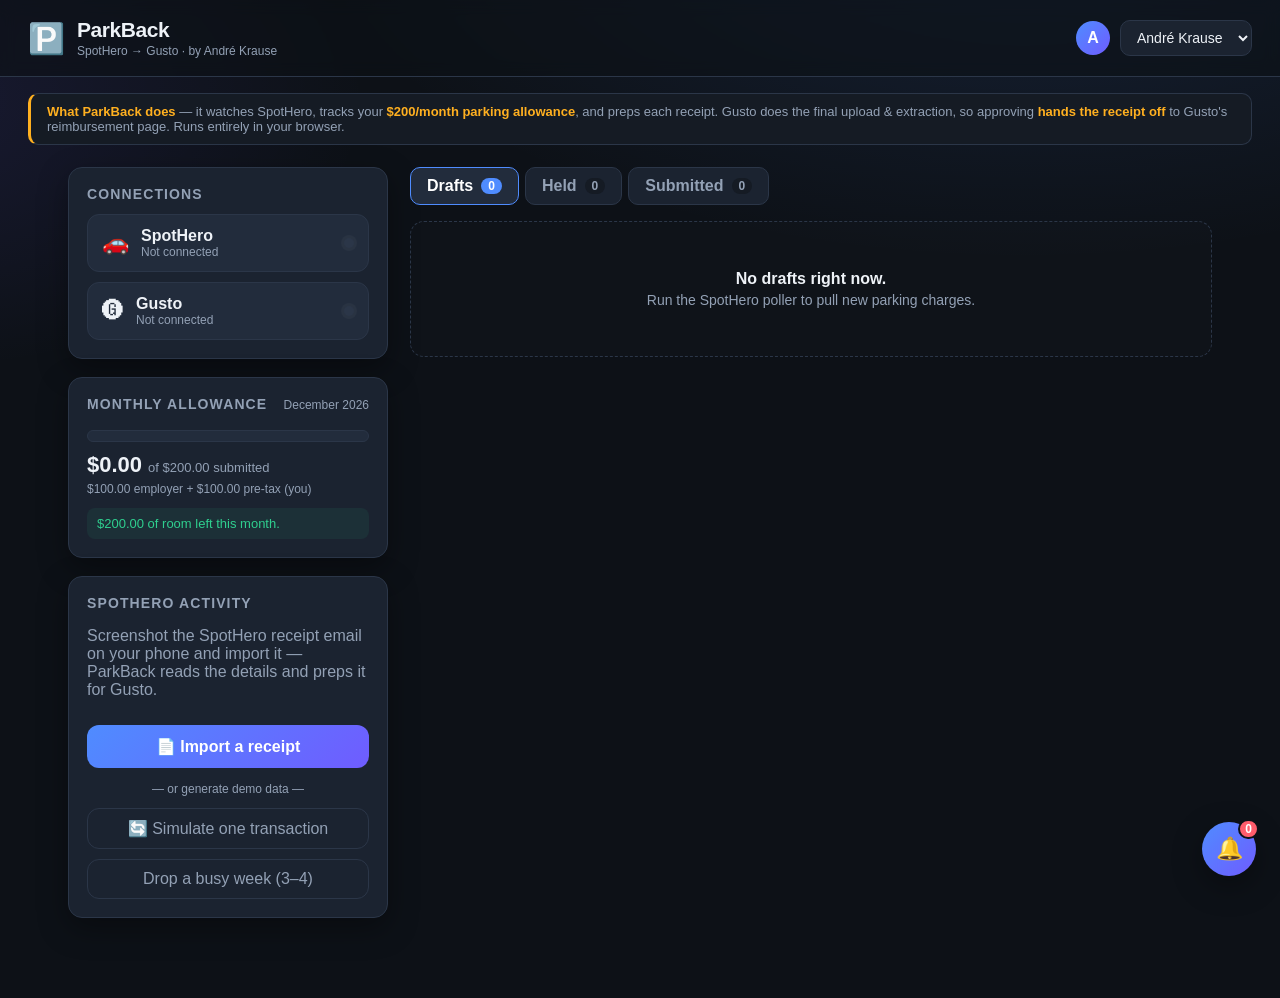
<file: parkback/index.html>
<!DOCTYPE html>
<html lang="en">
<head>
  <meta charset="UTF-8" />
  <meta name="viewport" content="width=device-width, initial-scale=1.0" />
  <title>ParkBack · SpotHero → Gusto Reimbursements</title>
  <meta name="description" content="Turn SpotHero parking receipts into Gusto reimbursements. Review, approve, hand off — within your $200/month parking allowance." />
  <link rel="icon" href="data:image/svg+xml,<svg xmlns='http://www.w3.org/2000/svg' viewBox='0 0 100 100'><text y='.9em' font-size='90'>🅿️</text></svg>" />
  <link rel="stylesheet" href="styles.css" />
</head>
<body>
  <header class="topbar">
    <div class="brand">
      <span class="brand-mark" aria-hidden="true">🅿️</span>
      <div class="brand-text">
        <h1>ParkBack</h1>
        <p class="byline">SpotHero → Gusto · by André Krause</p>
      </div>
    </div>

    <div class="user-switch">
      <label for="user-select" class="visually-hidden">Active user</label>
      <span class="user-avatar" id="user-avatar" aria-hidden="true">A</span>
      <select id="user-select" class="user-select" aria-label="Switch user"></select>
    </div>
  </header>

  <!-- What ParkBack does vs. what Gusto does. -->
  <div class="demo-note" role="note">
    <strong>What ParkBack does</strong> — it watches SpotHero, tracks your
    <strong>$200/month parking allowance</strong>, and preps each receipt. Gusto does
    the final upload &amp; extraction, so approving <strong>hands the receipt off</strong>
    to Gusto's reimbursement page. Runs entirely in your browser.
  </div>

  <main class="layout">
    <!-- LEFT: connections + cap + actions -->
    <section class="rail" aria-label="Account and controls">
      <div class="card connections">
        <h2>Connections</h2>
        <button id="conn-spothero" class="conn-btn" type="button" data-svc="spothero">
          <span class="conn-logo" aria-hidden="true">🚗</span>
          <span class="conn-text">
            <span class="conn-name">SpotHero</span>
            <span class="conn-state">Not connected</span>
          </span>
          <span class="conn-dot" aria-hidden="true"></span>
        </button>
        <button id="conn-gusto" class="conn-btn" type="button" data-svc="gusto">
          <span class="conn-logo" aria-hidden="true">🅖</span>
          <span class="conn-text">
            <span class="conn-name">Gusto</span>
            <span class="conn-state">Not connected</span>
          </span>
          <span class="conn-dot" aria-hidden="true"></span>
        </button>
      </div>

      <div class="card cap">
        <div class="cap-head">
          <h2>Monthly allowance</h2>
          <span id="cap-month" class="cap-month"></span>
        </div>
        <div class="cap-meter" role="img" aria-label="Monthly reimbursement usage">
          <div id="cap-fill" class="cap-fill"></div>
        </div>
        <p class="cap-numbers">
          <strong id="cap-used">$0.00</strong>
          <span>of <span id="cap-limit">$200.00</span> submitted</span>
        </p>
        <p id="cap-split" class="cap-split muted small"></p>
        <p id="cap-status" class="cap-status"></p>
      </div>

      <div class="card actions">
        <h2>SpotHero activity</h2>
        <p class="muted">Screenshot the SpotHero receipt email on your phone and import it — ParkBack reads the details and preps it for Gusto.</p>
        <button id="import-btn" class="primary-btn" type="button">
          <span aria-hidden="true">📄</span> Import a receipt
        </button>
        <p class="muted small demo-sep">— or generate demo data —</p>
        <button id="poll-btn" class="ghost-btn" type="button">🔄 Simulate one transaction</button>
        <button id="poll-many" class="ghost-btn" type="button">Drop a busy week (3–4)</button>
      </div>
    </section>

    <!-- RIGHT: the work -->
    <section class="board" aria-label="Reimbursements">
      <nav class="tabs" role="tablist" aria-label="Reimbursement views">
        <button class="tab is-active" role="tab" data-tab="drafts" aria-selected="true">
          Drafts <span id="count-drafts" class="pill">0</span>
        </button>
        <button class="tab" role="tab" data-tab="held" aria-selected="false">
          Held <span id="count-held" class="pill">0</span>
        </button>
        <button class="tab" role="tab" data-tab="submitted" aria-selected="false">
          Submitted <span id="count-submitted" class="pill">0</span>
        </button>
      </nav>

      <div id="panel-drafts" class="panel" role="tabpanel"></div>
      <div id="panel-held" class="panel" role="tabpanel" hidden></div>
      <div id="panel-submitted" class="panel" role="tabpanel" hidden></div>
    </section>
  </main>

  <!-- Notification feed (bell) -->
  <button id="bell" class="bell" type="button" aria-label="Notifications" aria-expanded="false">
    <span aria-hidden="true">🔔</span>
    <span id="bell-badge" class="bell-badge" hidden>0</span>
  </button>
  <aside id="notif-panel" class="notif-panel" aria-label="Notifications" hidden>
    <div class="notif-head">
      <h2>Notifications</h2>
      <button id="notif-clear" class="link-btn" type="button">Mark all read</button>
    </div>
    <div id="notif-list" class="notif-list"></div>
  </aside>

  <div id="toast" class="toast" role="status" aria-live="polite"></div>

  <!-- Import a real SpotHero receipt -->
  <div id="import-modal" class="modal" hidden>
    <div class="modal-card" role="dialog" aria-modal="true" aria-labelledby="import-title">
      <div class="modal-head">
        <h2 id="import-title">Import a SpotHero receipt</h2>
        <button id="import-close" class="icon-btn" type="button" aria-label="Close">✕</button>
      </div>
      <div class="modal-body">
        <!-- Step 1: provide the receipt -->
        <div id="import-step-input">
          <label class="drop" id="import-drop">
            <input id="import-file" type="file"
              accept=".pdf,.txt,.eml,.html,.htm,image/*" hidden />
            <span id="import-drop-label">📄 Drop a receipt — PDF, photo/screenshot, .eml or .txt — or browse</span>
          </label>
          <p class="or">— or paste the receipt / confirmation email —</p>
          <textarea id="import-text" rows="7"
            placeholder="Paste your SpotHero confirmation or receipt email here…"></textarea>
          <div class="modal-actions">
            <button id="import-sample" class="link-btn" type="button">Load a sample receipt</button>
            <span class="spacer"></span>
            <button id="import-parse" class="primary-btn inline" type="button">Parse receipt</button>
          </div>
          <p id="import-status" class="import-status" hidden></p>
          <p id="import-error" class="import-error" hidden></p>
        </div>

        <!-- Step 2: review & correct, then add -->
        <form id="import-step-review" hidden>
          <div class="fields">
            <div class="field full">
              <label for="f-venue">Facility / venue</label>
              <input id="f-venue" type="text" required />
            </div>
            <div class="field">
              <label for="f-city">City</label>
              <input id="f-city" type="text" placeholder="Chicago, IL" />
            </div>
            <div class="field">
              <label for="f-amount">Amount ($)</label>
              <input id="f-amount" type="number" min="0" step="0.01" required />
            </div>
            <div class="field">
              <label for="f-date">Date &amp; time</label>
              <input id="f-date" type="datetime-local" required />
            </div>
            <div class="field">
              <label for="f-conf">Confirmation #</label>
              <input id="f-conf" type="text" placeholder="optional" />
            </div>
            <div class="field full">
              <label for="f-url">Receipt URL</label>
              <input id="f-url" type="url" placeholder="optional" />
            </div>
          </div>
          <p class="muted small" style="margin:12px 0 0">Review the parsed details and fix anything before adding.</p>
          <p id="import-error2" class="import-error" hidden></p>
          <div class="modal-actions">
            <button id="import-back" class="ghost-btn inline" type="button">Back</button>
            <span class="spacer"></span>
            <button type="submit" class="primary-btn inline">Add to drafts</button>
          </div>
        </form>
      </div>
    </div>
  </div>

  <script src="script.js"></script>
</body>
</html>
</file>
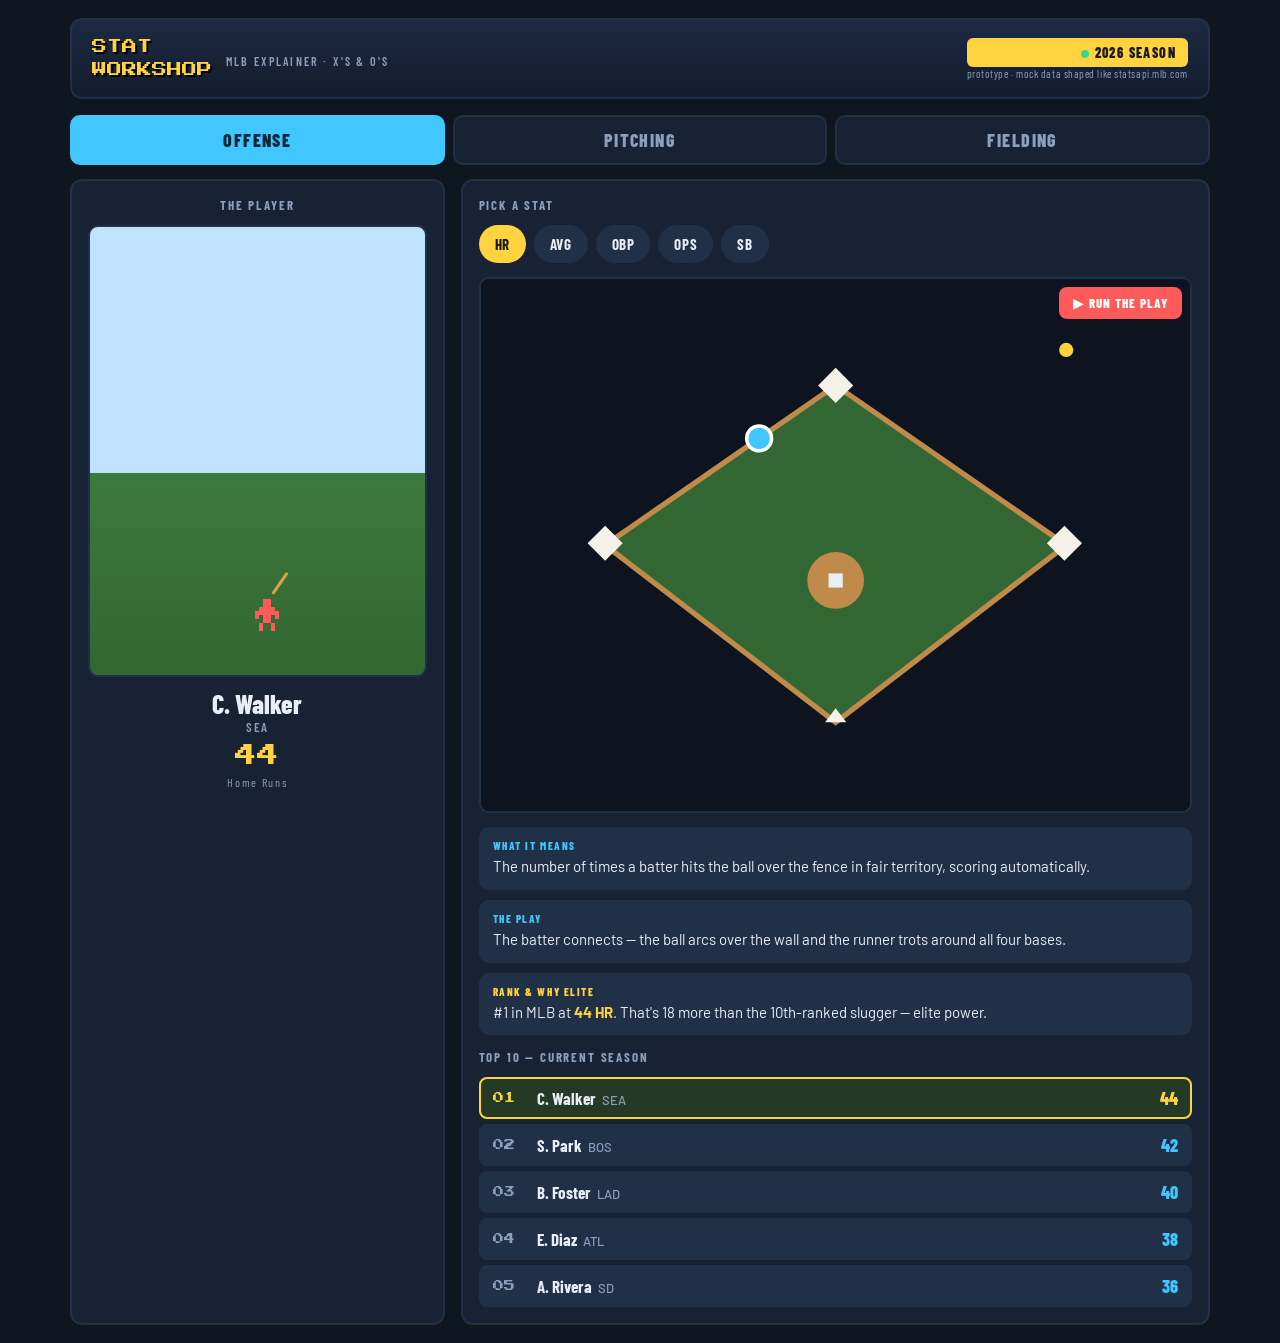
<file: baseball-stat-workshop-prototype.html>
<!DOCTYPE html>
<html lang="en">
<head>
<meta charset="UTF-8">
<meta name="viewport" content="width=device-width, initial-scale=1.0">
<title>Stat Workshop — MLB Explainer</title>
<style>
@import url('https://fonts.googleapis.com/css2?family=Press+Start+2P&family=Barlow+Condensed:wght@500;600;700;800&family=Barlow:wght@400;500;600&display=swap');
:root{
  --field:#3d7a3d; --field-dk:#326632; --dirt:#c08a4a; --dirt-dk:#a8753a;
  --chalk:#f4f1e8; --ink:#10161f; --panel:#172234; --panel-2:#1f3047;
  --line:#2c4straw; --line:#2d4159; --accent:#ffd23f; --accent-2:#41c6ff;
  --x:#ff5a5a; --o:#41c6ff; --txt:#e8eef6; --muted:#8aa0bd;
}
*{box-sizing:border-box;margin:0;padding:0}
body{background:var(--ink);color:var(--txt);font-family:'Barlow',sans-serif;
  min-height:100vh;padding:18px}
.shell{max-width:1140px;margin:0 auto}

/* scoreboard header */
header{background:linear-gradient(180deg,#1c2942,#141d2e);border:2px solid var(--panel-2);
  border-radius:12px;padding:16px 20px;display:flex;align-items:center;justify-content:space-between;
  margin-bottom:16px;gap:16px;flex-wrap:wrap}
.brand{display:flex;align-items:center;gap:14px}
.logo{font-family:'Press Start 2P';font-size:15px;color:var(--accent);line-height:1.5;
  text-shadow:2px 2px 0 #000}
.brand small{font-family:'Barlow Condensed';font-weight:600;letter-spacing:.18em;
  text-transform:uppercase;color:var(--muted);font-size:12px;display:block;margin-top:4px}
.season{font-family:'Barlow Condensed';font-weight:800;text-transform:uppercase;
  letter-spacing:.1em;font-size:14px;background:var(--accent);color:#1a1a1a;
  padding:6px 12px;border-radius:6px}
.live{display:inline-block;width:8px;height:8px;background:#39d98a;border-radius:50%;
  margin-right:6px;animation:pulse 1.4s infinite}
@keyframes pulse{50%{opacity:.3}}
.demo-note{font-size:11px;color:var(--muted);font-family:'Barlow Condensed';letter-spacing:.05em}

/* tabs */
.tabs{display:flex;gap:8px;margin-bottom:14px}
.tab{flex:1;background:var(--panel);border:2px solid var(--panel-2);border-radius:10px;
  padding:12px;font-family:'Barlow Condensed';font-weight:800;font-size:18px;
  text-transform:uppercase;letter-spacing:.08em;cursor:pointer;color:var(--muted);
  transition:.15s}
.tab:hover{border-color:var(--accent-2);color:var(--txt)}
.tab.on{background:var(--accent-2);color:#08263a;border-color:var(--accent-2)}

/* main grid: 1/3 sprite, 2/3 workshop */
.grid{display:grid;grid-template-columns:1fr 2fr;gap:16px}
@media(max-width:820px){.grid{grid-template-columns:1fr}}
.card{background:var(--panel);border:2px solid var(--panel-2);border-radius:12px;padding:16px}
.card h3{font-family:'Barlow Condensed';text-transform:uppercase;letter-spacing:.14em;
  font-size:13px;color:var(--muted);margin-bottom:12px}

/* sprite column */
.spritebox{display:flex;flex-direction:column;align-items:center}
.stage{width:100%;aspect-ratio:3/4;background:
   linear-gradient(180deg,#bfe3ff 0%,#bfe3ff 55%,var(--field) 55%,var(--field-dk) 100%);
  border:2px solid var(--panel-2);border-radius:10px;position:relative;overflow:hidden;
  image-rendering:pixelated}
.cloud{position:absolute;width:34px;height:12px;background:#fff;border-radius:8px;opacity:.85;
  top:18%;left:-40px;animation:drift 9s linear infinite}
.cloud:nth-child(2){top:30%;animation-duration:13s;animation-delay:2s;transform:scale(.7)}
@keyframes drift{to{left:120%}}
/* CSS pixel sprite via box-shadow grid */
.sprite{position:absolute;left:50%;bottom:16%;transform:translateX(-50%);
  width:8px;height:8px;image-rendering:pixelated;animation:idle 1.6s ease-in-out infinite}
@keyframes idle{50%{transform:translateX(-50%) translateY(-3px)}}
.sprite.swing{animation:swing .55s ease}
.sprite.pitch{animation:pitch .6s ease}
.sprite.field{animation:fieldjump .6s ease}
@keyframes swing{0%{transform:translateX(-50%) rotate(0)}40%{transform:translateX(-50%) rotate(-14deg)}100%{transform:translateX(-50%) rotate(0)}}
@keyframes pitch{0%{transform:translateX(-50%) rotate(0)}45%{transform:translateX(-58%) rotate(10deg)}100%{transform:translateX(-50%) rotate(0)}}
@keyframes fieldjump{0%,100%{transform:translateX(-50%) translateY(0)}45%{transform:translateX(-50%) translateY(-22px)}}
.bat{position:absolute;left:50%;bottom:18%;width:3px;height:26px;background:#a8753a;
  transform-origin:bottom center;transform:translateX(14px) rotate(35deg);border-radius:2px;
  transition:.1s}
.playercard{margin-top:14px;text-align:center;width:100%}
.pname{font-family:'Barlow Condensed';font-weight:800;font-size:26px;line-height:1}
.pteam{color:var(--muted);font-family:'Barlow Condensed';font-weight:600;letter-spacing:.1em;
  text-transform:uppercase;font-size:13px;margin-top:2px}
.pstat{margin-top:10px;font-family:'Press Start 2P';font-size:22px;color:var(--accent)}
.pstat small{display:block;font-family:'Barlow Condensed';font-size:12px;color:var(--muted);
  letter-spacing:.14em;margin-top:8px;-webkit-font-smoothing:antialiased}

/* workshop right side */
.chips{display:flex;flex-wrap:wrap;gap:8px;margin-bottom:14px}
.chip{background:var(--panel-2);border:2px solid transparent;border-radius:20px;
  padding:8px 14px;font-family:'Barlow Condensed';font-weight:700;font-size:15px;
  cursor:pointer;color:var(--txt);letter-spacing:.04em;transition:.15s}
.chip:hover{border-color:var(--accent)}
.chip.on{background:var(--accent);color:#1a1a1a}

/* field diagram */
.fieldwrap{position:relative}
.diamond{width:100%;display:block;background:#0d1420;border-radius:10px;border:2px solid var(--panel-2)}
.runbtn{position:absolute;top:10px;right:10px;background:var(--x);color:#fff;border:none;
  border-radius:8px;padding:8px 14px;font-family:'Barlow Condensed';font-weight:800;
  text-transform:uppercase;letter-spacing:.08em;cursor:pointer;font-size:13px}
.runbtn:hover{filter:brightness(1.1)}

/* explainer */
.explain{margin-top:14px;display:grid;gap:10px}
.block{background:var(--panel-2);border-radius:10px;padding:12px 14px}
.block .lab{font-family:'Barlow Condensed';font-weight:800;text-transform:uppercase;
  letter-spacing:.14em;font-size:11px;color:var(--accent-2);margin-bottom:4px}
.block.elite .lab{color:var(--accent)}
.block p{font-size:15px;line-height:1.45}
.block b{color:var(--accent)}

/* picker */
.picker{margin-top:14px}
.plist{display:grid;gap:5px;max-height:230px;overflow:auto}
.prow{display:grid;grid-template-columns:34px 1fr auto;align-items:center;gap:10px;
  background:var(--panel-2);border:2px solid transparent;border-radius:8px;padding:8px 12px;
  cursor:pointer;transition:.12s}
.prow:hover{border-color:var(--accent-2)}
.prow.on{border-color:var(--accent);background:#243a26}
.rank{font-family:'Press Start 2P';font-size:11px;color:var(--muted)}
.prow.on .rank{color:var(--accent)}
.prow .nm{font-family:'Barlow Condensed';font-weight:700;font-size:17px}
.prow .tm{color:var(--muted);font-size:13px;margin-left:6px;font-weight:500}
.prow .vl{font-family:'Barlow Condensed';font-weight:800;font-size:18px;color:var(--accent-2)}
.prow.on .vl{color:var(--accent)}
</style>
</head>
<body>
<div class="shell">
  <header>
    <div class="brand">
      <div class="logo">STAT<br>WORKSHOP</div>
      <small>MLB Explainer · X's &amp; O's</small>
    </div>
    <div style="text-align:right">
      <div class="season"><span class="live"></span>2026 Season</div>
      <div class="demo-note">prototype · mock data shaped like statsapi.mlb.com</div>
    </div>
  </header>

  <div class="tabs" id="tabs">
    <button class="tab on" data-g="hitting">Offense</button>
    <button class="tab" data-g="pitching">Pitching</button>
    <button class="tab" data-g="fielding">Fielding</button>
  </div>

  <div class="grid">
    <!-- LEFT 1/3: sprite -->
    <div class="card spritebox">
      <h3>The Player</h3>
      <div class="stage">
        <div class="cloud"></div><div class="cloud"></div>
        <div class="sprite" id="sprite"></div>
        <div class="bat" id="bat" style="display:none"></div>
      </div>
      <div class="playercard">
        <div class="pname" id="pname">—</div>
        <div class="pteam" id="pteam">—</div>
        <div class="pstat" id="pstat">—<small id="pstatlab">—</small></div>
      </div>
    </div>

    <!-- RIGHT 2/3: workshop -->
    <div class="card">
      <h3>Pick a stat</h3>
      <div class="chips" id="chips"></div>

      <div class="fieldwrap">
        <svg class="diamond" id="diamond" viewBox="0 0 400 300"></svg>
        <button class="runbtn" id="run">▶ Run the play</button>
      </div>

      <div class="explain">
        <div class="block"><div class="lab">What it means</div><p id="ex-mean"></p></div>
        <div class="block"><div class="lab">The play</div><p id="ex-play"></p></div>
        <div class="block elite"><div class="lab">Rank &amp; why elite</div><p id="ex-elite"></p></div>
      </div>

      <div class="picker">
        <h3 style="margin-top:6px">Top 10 — current season</h3>
        <div class="plist" id="plist"></div>
      </div>
    </div>
  </div>
</div>

<script>
/* ---- STAT_CONFIG: the declarative source of truth ---- */
const CFG = {
  hitting:{ action:"swing", stats:{
    homeRuns:{name:"HR",full:"Home Runs",
      mean:"The number of times a batter hits the ball over the fence in fair territory, scoring automatically.",
      play:"The batter connects — the ball arcs over the wall and the runner trots around all four bases.",
      elite:r=>`#${r.rank} in MLB at <b>${r.value} HR</b>. That's ${r.gap} more than the 10th-ranked slugger — elite power.`,
      anim:"hr"},
    battingAverage:{name:"AVG",full:"Batting Average",
      mean:"Hits divided by at-bats — how often a batter gets a hit when they put the ball in play.",
      play:"A line drive drops in; the runner reaches first safely.",
      elite:r=>`#${r.rank} at <b>${r.value}</b>. Getting a hit ${Math.round(r.value*1000)/10}% of the time is rarefied air.`,
      anim:"single"},
    onBasePercentage:{name:"OBP",full:"On-Base %",
      mean:"How often a batter reaches base by any means — hits, walks, or hit-by-pitch.",
      play:"Ball four — the batter jogs to first without swinging. Still a win.",
      elite:r=>`#${r.rank} at <b>${r.value}</b>. Reaching base this often constantly creates run chances.`,
      anim:"walk"},
    onBasePlusSlugging:{name:"OPS",full:"On-base Plus Slugging",
      mean:"On-base percentage plus slugging — one number combining getting on base and hitting for power.",
      play:"A gap double: on base AND extra bases, the two things OPS rewards.",
      elite:r=>`#${r.rank} at <b>${r.value}</b>. A top-tier OPS means a complete, dangerous hitter.`,
      anim:"double"},
    stolenBases:{name:"SB",full:"Stolen Bases",
      mean:"Bases advanced by the runner alone, without a hit — beating the throw on a steal.",
      play:"The runner takes off, slides into second ahead of the catcher's throw. Safe!",
      elite:r=>`#${r.rank} at <b>${r.value} SB</b>. Game-changing speed on the basepaths.`,
      anim:"steal"} }},
  pitching:{ action:"pitch", stats:{
    earnedRunAverage:{name:"ERA",full:"Earned Run Average",inv:true,
      mean:"Earned runs allowed per nine innings — the lower, the better the pitcher.",
      play:"The pitch paints the corner; the batter swings through it for strike three.",
      elite:r=>`#${r.rank} with a <b>${r.value} ERA</b> (lower is better). Among the stingiest arms in baseball.`,
      anim:"k"},
    strikeouts:{name:"K",full:"Strikeouts",
      mean:"Batters retired on a third strike — the pitcher's most dominant out.",
      play:"Three pitches, three strikes. The batter never had a chance.",
      elite:r=>`#${r.rank} with <b>${r.value} K</b>. Overpowering hitters all season long.`,
      anim:"k"},
    whip:{name:"WHIP",full:"Walks + Hits per IP",inv:true,
      mean:"Base-runners allowed per inning via walks and hits — lower means fewer threats.",
      play:"A quiet inning: weak grounder, easy out, nobody aboard.",
      elite:r=>`#${r.rank} at <b>${r.value}</b> (lower is better). Rarely lets anyone on base.`,
      anim:"single"},
    wins:{name:"W",full:"Wins",
      mean:"Games credited to the pitcher when their team takes and holds the lead.",
      play:"Six strong innings, lead handed to the bullpen — that's a win.",
      elite:r=>`#${r.rank} with <b>${r.value} W</b>. A reliable, durable front-line starter.`,
      anim:"k"},
    saves:{name:"SV",full:"Saves",
      mean:"Late-game appearances where the closer protects a slim lead to finish the win.",
      play:"Bottom of the ninth, tying run on deck — the closer slams the door.",
      elite:r=>`#${r.rank} with <b>${r.value} SV</b>. Trusted with the game on the line.`,
      anim:"k"} }},
  fielding:{ action:"field", stats:{
    fielding:{name:"FPCT",full:"Fielding %",
      mean:"Share of fielding chances handled cleanly without an error.",
      play:"A sharp grounder, smooth scoop, clean throw to first. Routine made routine.",
      elite:r=>`#${r.rank} at <b>${r.value}</b>. Almost never misplays a ball.`,
      anim:"grounder"},
    putOuts:{name:"PO",full:"Putouts",
      mean:"Outs a fielder records directly — catching a fly, tagging a runner, stepping on a bag.",
      play:"Fly ball to center — tracked down and squeezed for the out.",
      elite:r=>`#${r.rank} with <b>${r.value} PO</b>. Constantly in the middle of the action.`,
      anim:"fly"},
    assists:{name:"A",full:"Assists",
      mean:"Throws that lead to an out recorded by a teammate.",
      play:"Grounder to short, fired across the diamond — out at first.",
      elite:r=>`#${r.rank} with <b>${r.value} A</b>. A cannon and great range.`,
      anim:"grounder"},
    doublePlays:{name:"DP",full:"Double Plays",
      mean:"Two outs recorded on one batted ball — the defense's biggest momentum swing.",
      play:"Ground ball — flip to second, relay to first. Two down in a blink.",
      elite:r=>`#${r.rank} with <b>${r.value} DP</b>. Turns two as well as anyone.`,
      anim:"dp"},
    errors:{name:"E",full:"Errors",inv:true,
      mean:"Misplays that let a batter or runner advance — fewer is better.",
      play:"The fielder bobbles it; the runner takes an extra base. That's an error.",
      elite:r=>`Only <b>${r.value} E</b> all season — among the surest gloves in the league.`,
      anim:"grounder"} }}
};

/* ---- mock data shaped like statsapi leaders (drop-in swap for live fetch) ---- */
const TEAMS=["LAD","NYY","ATL","HOU","SD","BAL","PHI","TEX","SEA","CHC","BOS","MIN"];
const NAMES=["A. Rivera","J. Carter","M. Tanaka","D. Okafor","L. Moreno","K. Bauer","R. Santos","T. Nguyen","C. Walker","S. Park","B. Foster","E. Diaz"];
function mockLeaders(stat){
  const c=findStat(stat); const inv=c.inv;
  // make plausible numbers per stat
  let base,step;
  switch(stat){
    case"homeRuns":base=44;step=2;break; case"battingAverage":base=.342;step=.006;break;
    case"onBasePercentage":base=.431;step=.007;break; case"onBasePlusSlugging":base=1.012;step=.018;break;
    case"stolenBases":base=58;step=3;break; case"earnedRunAverage":base=2.18;step=.14;break;
    case"strikeouts":base=248;step=9;break; case"whip":base=0.92;step=.03;break;
    case"wins":base=18;step=1;break; case"saves":base=41;step=2;break;
    case"fielding":base=.998;step=.002;break; case"putOuts":base=1140;step=40;break;
    case"assists":base=420;step=18;break; case"doublePlays":base=112;step=5;break;
    case"errors":base=2;step=1;break; default:base=100;step=4;
  }
  const dec=(stat==="battingAverage"||stat==="onBasePercentage")?3:(stat==="onBasePlusSlugging"||stat==="whip"||stat==="fielding"||stat==="earnedRunAverage")?(stat==="fielding"?3:2):0;
  const rows=[]; const ord=[...Array(10).keys()];
  ord.forEach(i=>{
    let v=inv?base+i*step:base-i*step;
    v=dec?Number(v.toFixed(dec)):Math.round(v);
    rows.push({rank:i+1,name:NAMES[(i+ (stat.length))%NAMES.length],team:TEAMS[(i*2+stat.length)%TEAMS.length],value:v});
  });
  const gap=dec?Math.abs(rows[0].value-rows[9].value).toFixed(dec):Math.abs(rows[0].value-rows[9].value);
  rows.forEach(r=>r.gap=gap);
  return rows;
}
function findStat(stat){for(const g in CFG)if(CFG[g].stats[stat])return CFG[g].stats[stat];}

/* ---- state ---- */
let G="hitting", S="homeRuns", P=0, rows=[];

const $=id=>document.getElementById(id);

function renderChips(){
  const box=$('chips'); box.innerHTML='';
  Object.entries(CFG[G].stats).forEach(([k,v])=>{
    const b=document.createElement('button');
    b.className='chip'+(k===S?' on':''); b.textContent=v.name;
    b.title=v.full; b.onclick=()=>{S=k;P=0;load();};
    box.appendChild(b);
  });
}
function renderList(){
  const l=$('plist'); l.innerHTML='';
  rows.forEach((r,i)=>{
    const d=document.createElement('div');
    d.className='prow'+(i===P?' on':'');
    d.innerHTML=`<span class="rank">${String(r.rank).padStart(2,'0')}</span>
      <span><span class="nm">${r.name}</span><span class="tm">${r.team}</span></span>
      <span class="vl">${r.value}</span>`;
    d.onclick=()=>{P=i;renderList();renderPlayer();runPlay();};
    l.appendChild(d);
  });
}
function renderPlayer(){
  const c=CFG[G].stats[S], r=rows[P];
  $('pname').textContent=r.name; $('pteam').textContent=r.team;
  $('pstat').childNodes[0].nodeValue=r.value;
  $('pstatlab').textContent=c.full;
  $('ex-mean').textContent=c.mean;
  $('ex-play').textContent=c.play;
  $('ex-elite').innerHTML=c.elite(r);
}

/* ---- sprite action ---- */
function spriteAct(){
  const s=$('sprite'), bat=$('bat'), a=CFG[G].action;
  s.className='sprite'; bat.style.display=(a==='swing')?'block':'none';
  void s.offsetWidth;
  s.classList.add(a);
  setTimeout(()=>s.className='sprite',650);
}
/* draw the 8-bit guy with box-shadow pixels, colored by group */
function paintSprite(){
  const color=G==='hitting'?'#ff5a5a':G==='pitching'?'#41c6ff':'#ffd23f';
  const px=4; const map=[ // simple 6x8 player
    "..XX..","..XX..",".XXXX.","XXXXXX","X.XX.X","..XX..",".X..X.",".X..X."
  ];
  let sh=[];
  map.forEach((row,y)=>row.split('').forEach((ch,x)=>{
    if(ch==='X')sh.push(`${x*px}px ${y*px}px 0 0 ${color}`);
  }));
  const s=$('sprite'); s.style.boxShadow=sh.join(',');
  s.style.width=px+'px'; s.style.height=px+'px';
  $('bat').style.background='#d9a441';
}

/* ---- field diagram + animation ---- */
function drawField(){
  const svg=$('diamond');
  svg.innerHTML=`
    <rect x="0" y="0" width="400" height="300" fill="#0d1420"/>
    <path d="M200 250 L330 150 L200 60 L70 150 Z" fill="#326632" stroke="#4a7" stroke-width="1.5"/>
    <path d="M200 250 L70 150 L200 60 L330 150 Z" fill="none" stroke="#c08a4a" stroke-width="3"/>
    <circle cx="200" cy="170" r="16" fill="#c08a4a"/>
    <rect x="196" y="166" width="8" height="8" fill="#e8eef6"/>
    <!-- bases -->
    <rect x="322" y="142" width="14" height="14" fill="#f4f1e8" transform="rotate(45 329 149)"/>
    <rect x="193" y="53" width="14" height="14" fill="#f4f1e8" transform="rotate(45 200 60)"/>
    <rect x="63" y="142" width="14" height="14" fill="#f4f1e8" transform="rotate(45 70 149)"/>
    <polygon points="194,250 206,250 200,242" fill="#f4f1e8"/>
    <g id="fx"></g>`;
}
function runPlay(){
  if(window.matchMedia('(prefers-reduced-motion: reduce)').matches){drawField();return;}
  drawField();
  const fx=$('diamond').querySelector('#fx');
  const anim=CFG[G].stats[S].anim;
  // a runner O and/or ball, path depends on anim
  const O=mk('circle',{r:7,fill:'var(--o)',stroke:'#fff','stroke-width':2,cx:200,cy:250});
  const ball=mk('circle',{r:4,fill:'#fff',cx:200,cy:170});
  const paths={
    hr:[[200,250],[330,150],[200,60],[70,150],[200,250]],
    single:[[200,250],[330,150]],
    double:[[200,250],[330,150],[200,60]],
    walk:[[200,250],[330,150]],
    steal:[[330,150],[200,60]],
    k:[[200,170],[200,248]],
    grounder:[[200,250],[70,150],[330,150]],
    fly:[[200,170],[200,90]],
    dp:[[200,250],[200,60],[330,150]]
  };
  const path=paths[anim]||paths.single;
  const mover=(anim==='k'||anim==='fly')?ball:O;
  if(anim==='steal'){O.setAttribute('cx',330);O.setAttribute('cy',150);}
  fx.appendChild(mover);
  if(anim==='hr'){ // ball arcs out first
    const b2=mk('circle',{r:4,fill:'#ffd23f',cx:200,cy:170});fx.appendChild(b2);
    animateAlong(b2,[[200,170],[330,40]],700);
  }
  animateAlong(mover,path,Math.min(2600,700*path.length));
  // outs marker for dp/k
  if(anim==='dp'||anim==='k'){
    setTimeout(()=>{const t=mk('text',{x:300,y:40,fill:'var(--x)','font-size':20,'font-family':'Press Start 2P','font-weight':700});t.textContent='OUT';fx.appendChild(t);},900);
  }
}
function mk(tag,attrs){const e=document.createElementNS('http://www.w3.org/2000/svg',tag);
  for(const k in attrs)e.setAttribute(k,attrs[k]);return e;}
function animateAlong(el,pts,dur){
  const seg=dur/(pts.length-1); let i=0;
  function step(){
    if(i>=pts.length-1)return;
    const[a,b]=[pts[i],pts[i+1]]; const t0=performance.now();
    function frame(now){
      let k=Math.min(1,(now-t0)/seg);
      const cx=a[0]+(b[0]-a[0])*k, cy=a[1]+(b[1]-a[1])*k;
      el.setAttribute('cx',cx);el.setAttribute('cy',cy);
      if(k<1)requestAnimationFrame(frame);else{i++;step();}
    }
    requestAnimationFrame(frame);
  }
  step();
}

/* ---- load (mock now; swap mockLeaders() for fetch() to go live) ---- */
function load(){
  rows=mockLeaders(S);
  renderChips(); renderList(); paintSprite(); renderPlayer();
  drawField(); spriteAct(); setTimeout(runPlay,120);
}

$('tabs').onclick=e=>{
  const b=e.target.closest('.tab'); if(!b)return;
  document.querySelectorAll('.tab').forEach(t=>t.classList.remove('on'));
  b.classList.add('on'); G=b.dataset.g; S=Object.keys(CFG[G].stats)[0]; P=0; load();
};
$('run').onclick=()=>{spriteAct();runPlay();};

load();
</script>
</body>
</html>
</file>
<file: baseball/styles.css>
/* Stat Workshop — clean broadcast shell around a retro 8-bit core.
 * Fonts are loaded via <link> in index.html. */

:root {
  --field: #3d7a3d; --field-dk: #326632; --dirt: #c08a4a; --dirt-dk: #a8753a;
  --chalk: #f4f1e8; --ink: #10161f; --panel: #172234; --panel-2: #1f3047;
  --line: #2d4159; --accent: #ffd23f; --accent-2: #41c6ff;
  --x: #ff5a5a; --o: #41c6ff; --txt: #e8eef6; --muted: #8aa0bd;
}
* { box-sizing: border-box; margin: 0; padding: 0; }
body {
  background: var(--ink); color: var(--txt); font-family: 'Barlow', sans-serif;
  min-height: 100vh; padding: 18px;
}
.shell { max-width: 1140px; margin: 0 auto; }

/* scoreboard header */
header {
  background: linear-gradient(180deg, #1c2942, #141d2e); border: 2px solid var(--panel-2);
  border-radius: 12px; padding: 16px 20px; display: flex; align-items: center;
  justify-content: space-between; margin-bottom: 16px; gap: 16px; flex-wrap: wrap;
}
.brand { display: flex; align-items: center; gap: 14px; }
.logo { font-family: 'Press Start 2P'; font-size: 15px; color: var(--accent); line-height: 1.5; text-shadow: 2px 2px 0 #000; }
.brand small {
  font-family: 'Barlow Condensed'; font-weight: 600; letter-spacing: .18em;
  text-transform: uppercase; color: var(--muted); font-size: 12px; display: block; margin-top: 4px;
}
.head-right { text-align: right; }
.season {
  font-family: 'Barlow Condensed'; font-weight: 800; text-transform: uppercase;
  letter-spacing: .1em; font-size: 14px; background: var(--accent); color: #1a1a1a;
  padding: 6px 12px; border-radius: 6px; display: inline-block;
}
.live { display: inline-block; width: 8px; height: 8px; background: #39d98a; border-radius: 50%; margin-right: 6px; animation: pulse 1.4s infinite; }
@keyframes pulse { 50% { opacity: .3; } }
.demo-note { font-size: 11px; color: var(--muted); font-family: 'Barlow Condensed'; letter-spacing: .05em; margin-top: 6px; }

/* tabs */
.tabs { display: flex; gap: 8px; margin-bottom: 14px; }
.tab {
  flex: 1; background: var(--panel); border: 2px solid var(--panel-2); border-radius: 10px;
  padding: 12px; font-family: 'Barlow Condensed'; font-weight: 800; font-size: 18px;
  text-transform: uppercase; letter-spacing: .08em; cursor: pointer; color: var(--muted); transition: .15s;
}
.tab:hover { border-color: var(--accent-2); color: var(--txt); }
.tab.on { background: var(--accent-2); color: #08263a; border-color: var(--accent-2); }
.tab:focus-visible { outline: 3px solid var(--accent); outline-offset: 2px; }

/* single full-width workshop card (the ballpark is the centerpiece) */
.card { background: var(--panel); border: 2px solid var(--panel-2); border-radius: 12px; padding: 16px; }
.card h3 {
  font-family: 'Barlow Condensed'; text-transform: uppercase; letter-spacing: .14em;
  font-size: 13px; color: var(--muted); margin-bottom: 12px;
}

/* workshop controls */
.chips { display: flex; flex-wrap: wrap; gap: 8px; margin-bottom: 14px; }
.chip {
  background: var(--panel-2); border: 2px solid transparent; border-radius: 20px;
  padding: 8px 14px; font-family: 'Barlow Condensed'; font-weight: 700; font-size: 15px;
  cursor: pointer; color: var(--txt); letter-spacing: .04em; transition: .15s;
}
.chip:hover { border-color: var(--accent); }
.chip.on { background: var(--accent); color: #1a1a1a; }
.chip:focus-visible { outline: 3px solid var(--accent-2); outline-offset: 2px; }

/* prominent stat title (spells out the acronym) */
.stat-title {
  display: flex; align-items: center; gap: 14px; margin: 4px 0 14px;
}
.st-abbr {
  font-family: 'Press Start 2P'; font-size: 20px; color: #08263a;
  background: var(--accent); padding: 10px 12px; border-radius: 8px;
  box-shadow: 2px 2px 0 rgba(0, 0, 0, .3); line-height: 1;
}
.st-full {
  font-family: 'Barlow Condensed'; font-weight: 800; font-size: 40px;
  text-transform: uppercase; letter-spacing: .02em; line-height: 1; color: var(--txt);
}
@media (max-width: 560px) {
  .st-full { font-size: 30px; }
  .st-abbr { font-size: 16px; }
}

/* 8-bit ballpark scene */
.fieldwrap { position: relative; }
#scene {
  width: 100%; display: block; aspect-ratio: 64 / 40;
  background: #0d1420; border-radius: 10px; border: 2px solid var(--panel-2);
  image-rendering: pixelated; image-rendering: crisp-edges;
}
/* broadcast lower-third over the scene */
.jumbotron {
  position: absolute; left: 10px; bottom: 10px; right: 10px;
  display: flex; align-items: flex-end; justify-content: space-between; gap: 12px;
  padding: 8px 12px; border-radius: 8px; pointer-events: none;
  background: linear-gradient(180deg, rgba(13,20,32,0), rgba(13,20,32,.82));
}
.jt-name { font-family: 'Barlow Condensed'; font-weight: 800; font-size: 24px; line-height: 1; text-shadow: 1px 1px 0 #000; }
.jt-team { color: var(--accent-2); font-weight: 700; font-size: 15px; letter-spacing: .08em; margin-left: 4px; }
.jt-stat { text-align: right; font-family: 'Press Start 2P'; font-size: 18px; color: var(--accent); text-shadow: 2px 2px 0 #000; }
.jt-lab { display: block; font-family: 'Barlow Condensed'; font-weight: 700; font-size: 11px; color: var(--muted); letter-spacing: .14em; text-transform: uppercase; margin-top: 6px; }
.runbtn {
  position: absolute; top: 10px; right: 10px; background: var(--x); color: #fff; border: none;
  border-radius: 8px; padding: 8px 14px; font-family: 'Barlow Condensed'; font-weight: 800;
  text-transform: uppercase; letter-spacing: .08em; cursor: pointer; font-size: 13px;
}
.runbtn:hover { filter: brightness(1.1); }
.runbtn:focus-visible { outline: 3px solid var(--accent); outline-offset: 2px; }

/* explainer */
.explain { margin-top: 14px; display: grid; gap: 10px; }
.block { background: var(--panel-2); border-radius: 10px; padding: 12px 14px; }
.block .lab { font-family: 'Barlow Condensed'; font-weight: 800; text-transform: uppercase; letter-spacing: .14em; font-size: 11px; color: var(--accent-2); margin-bottom: 4px; }
.block.elite .lab { color: var(--accent); }
.block p { font-size: 15px; line-height: 1.45; }
.block b { color: var(--accent); }
.elite-ref { margin-top: 8px; font-size: 13px; color: var(--muted); border-top: 1px solid var(--line); padding-top: 8px; }
.elite-ref:empty { display: none; }

/* bar chart */
.chart { width: 100%; margin: 2px 0 14px; }
.chart svg { width: 100%; height: auto; display: block; overflow: visible; }
.cbar { fill: var(--accent-2); opacity: .5; cursor: pointer; transition: opacity .12s; }
.cbar:hover { opacity: .8; }
.cbar.on { fill: var(--accent); opacity: 1; }
.cval { fill: var(--muted); font: 700 7px 'Barlow Condensed', sans-serif; text-anchor: middle; }
.cval.on { fill: var(--accent); }
.crank { fill: var(--muted); font: 600 7px 'Barlow Condensed', sans-serif; text-anchor: middle; }
.cax { fill: var(--muted); font: 600 7px 'Barlow Condensed', sans-serif; text-anchor: start; }
.cref { fill: var(--accent); font: 700 6.5px 'Barlow Condensed', sans-serif; text-anchor: start; }
.chart-cap { margin-top: 4px; font-size: 12px; color: var(--muted); text-align: right; letter-spacing: .03em; }

/* picker */
.picker { margin-top: 14px; }
.plist { display: grid; gap: 5px; max-height: 230px; overflow: auto; }
.prow {
  display: grid; grid-template-columns: 34px 1fr auto; align-items: center; gap: 10px;
  background: var(--panel-2); border: 2px solid transparent; border-radius: 8px; padding: 8px 12px;
  cursor: pointer; transition: .12s;
}
.prow:hover { border-color: var(--accent-2); }
.prow.on { border-color: var(--accent); background: #243a26; }
.prow:focus-visible { outline: 3px solid var(--accent-2); outline-offset: 2px; }
.rank { font-family: 'Press Start 2P'; font-size: 11px; color: var(--muted); }
.prow.on .rank { color: var(--accent); }
.prow .nm { font-family: 'Barlow Condensed'; font-weight: 700; font-size: 17px; }
.prow .tm { color: var(--muted); font-size: 13px; margin-left: 6px; font-weight: 500; }
.prow .vl { font-family: 'Barlow Condensed'; font-weight: 800; font-size: 18px; color: var(--accent-2); }
.prow.on .vl { color: var(--accent); }

/* notice (loading / fallback / error) */
.notice {
  background: var(--panel-2); border: 2px solid var(--line); border-radius: 8px;
  padding: 10px 14px; margin-bottom: 8px; font-size: 14px; color: var(--muted);
  display: flex; align-items: center; gap: 12px; flex-wrap: wrap;
}
.notice.error { border-color: var(--x); color: var(--txt); }
.retrybtn {
  background: var(--accent-2); color: #08263a; border: none; border-radius: 6px;
  padding: 6px 12px; font-family: 'Barlow Condensed'; font-weight: 800; text-transform: uppercase;
  letter-spacing: .06em; cursor: pointer; font-size: 13px;
}
.retrybtn:hover { filter: brightness(1.08); }

.copyright { color: var(--muted); font-size: 11px; text-align: center; margin-top: 16px; opacity: .7; }
</file>
<file: parkback/styles.css>
/* ParkBack — SpotHero → Gusto reimbursements */

:root {
  color-scheme: dark;
  --bg: #0d1117;
  --bg-soft: #151b24;
  --card: #1b2330;
  --card-2: #222c3c;
  --line: #2b3648;
  --fg: #eef2f7;
  --muted: #93a1b5;
  --brand: #4f8cff;
  --brand-2: #6f5cff;
  --green: #2fcf8f;
  --green-deep: #19a06b;
  --amber: #ffb020;
  --red: #ff5d6c;
  --radius: 14px;
  --shadow: 0 10px 30px rgba(0, 0, 0, .35);
  --font: -apple-system, BlinkMacSystemFont, "Segoe UI", Roboto, Helvetica, Arial, sans-serif;
}

* { box-sizing: border-box; }

html, body { margin: 0; }

body {
  background:
    radial-gradient(1200px 600px at 80% -10%, rgba(79, 140, 255, .14), transparent 60%),
    radial-gradient(900px 500px at -10% 10%, rgba(111, 92, 255, .12), transparent 55%),
    var(--bg);
  color: var(--fg);
  font-family: var(--font);
  min-height: 100vh;
  -webkit-font-smoothing: antialiased;
}

.visually-hidden {
  position: absolute; width: 1px; height: 1px; padding: 0; margin: -1px;
  overflow: hidden; clip: rect(0 0 0 0); white-space: nowrap; border: 0;
}

/* ---------- Top bar ---------- */
.topbar {
  display: flex; align-items: center; justify-content: space-between;
  gap: 16px; padding: 18px 28px;
  border-bottom: 1px solid var(--line);
  background: rgba(13, 17, 23, .6);
  backdrop-filter: blur(8px);
  position: sticky; top: 0; z-index: 20;
}
.brand { display: flex; align-items: center; gap: 12px; }
.brand-mark { font-size: 30px; }
.brand-text h1 { margin: 0; font-size: 21px; letter-spacing: -.02em; }
.byline { margin: 2px 0 0; font-size: 12px; color: var(--muted); }

.user-switch { display: flex; align-items: center; gap: 10px; }
.user-avatar {
  width: 34px; height: 34px; border-radius: 50%;
  display: grid; place-items: center; font-weight: 700;
  background: linear-gradient(135deg, var(--brand), var(--brand-2));
  color: #fff;
}
.user-select {
  background: var(--card); color: var(--fg);
  border: 1px solid var(--line); border-radius: 10px;
  padding: 8px 12px; font: inherit; font-size: 14px; cursor: pointer;
}

/* ---------- Demo note ---------- */
.demo-note {
  margin: 16px 28px 0; padding: 10px 16px;
  border: 1px solid var(--line); border-left: 3px solid var(--amber);
  border-radius: 10px; background: var(--bg-soft);
  color: var(--muted); font-size: 13px;
}
.demo-note strong { color: var(--amber); }

/* ---------- Layout ---------- */
.layout {
  display: grid; grid-template-columns: 320px 1fr;
  gap: 22px; padding: 22px 28px 80px;
  max-width: 1200px; margin: 0 auto;
}

.card {
  background: var(--card); border: 1px solid var(--line);
  border-radius: var(--radius); padding: 18px; box-shadow: var(--shadow);
}
.card + .card { margin-top: 18px; }
.card h2 { margin: 0 0 12px; font-size: 14px; text-transform: uppercase; letter-spacing: .08em; color: var(--muted); }

.muted { color: var(--muted); }
.small { font-size: 12px; }

/* ---------- Connections ---------- */
.conn-btn {
  width: 100%; display: flex; align-items: center; gap: 12px;
  background: var(--card-2); border: 1px solid var(--line);
  border-radius: 12px; padding: 12px 14px; color: var(--fg);
  cursor: pointer; font: inherit; text-align: left; transition: border-color .15s, transform .05s;
}
.conn-btn + .conn-btn { margin-top: 10px; }
.conn-btn:hover { border-color: var(--brand); }
.conn-btn:active { transform: translateY(1px); }
.conn-logo { font-size: 22px; }
.conn-text { display: flex; flex-direction: column; flex: 1; }
.conn-name { font-weight: 600; }
.conn-state { font-size: 12px; color: var(--muted); }
.conn-dot {
  width: 10px; height: 10px; border-radius: 50%;
  background: var(--line); box-shadow: 0 0 0 3px rgba(255,255,255,.03);
}
.conn-btn.connected .conn-dot { background: var(--green); box-shadow: 0 0 10px var(--green); }
.conn-btn.connected .conn-state { color: var(--green); }

/* ---------- Cap meter ---------- */
.cap-head { display: flex; align-items: baseline; justify-content: space-between; }
.cap-month { font-size: 12px; color: var(--muted); }
.cap-meter {
  height: 12px; border-radius: 99px; background: var(--card-2);
  overflow: hidden; border: 1px solid var(--line); margin: 6px 0 10px;
}
.cap-fill {
  height: 100%; width: 0%;
  background: linear-gradient(90deg, var(--green-deep), var(--green));
  transition: width .4s ease;
}
.cap-fill.warn { background: linear-gradient(90deg, #c98a14, var(--amber)); }
.cap-fill.over { background: linear-gradient(90deg, #c0392b, var(--red)); }
.cap-numbers { margin: 0; display: flex; align-items: baseline; gap: 6px; }
.cap-numbers strong { font-size: 22px; }
.cap-numbers span { font-size: 13px; color: var(--muted); }
.cap-split { margin: 4px 0 0; }
.cap-status { margin: 12px 0 0; font-size: 13px; padding: 8px 10px; border-radius: 8px; }
.cap-status.ok { color: var(--green); background: rgba(47, 207, 143, .08); }
.cap-status.capped { color: var(--red); background: rgba(255, 93, 108, .1); }

/* ---------- Buttons ---------- */
.primary-btn {
  width: 100%; margin-top: 10px;
  background: linear-gradient(135deg, var(--brand), var(--brand-2));
  color: #fff; border: 0; border-radius: 12px; padding: 12px 16px;
  font: inherit; font-weight: 600; cursor: pointer; transition: filter .15s, transform .05s;
}
.primary-btn:hover { filter: brightness(1.08); }
.primary-btn:active { transform: translateY(1px); }
.ghost-btn {
  width: 100%; margin-top: 10px; background: transparent;
  border: 1px solid var(--line); color: var(--muted);
  border-radius: 12px; padding: 10px 16px; font: inherit; cursor: pointer;
}
.ghost-btn:hover { border-color: var(--brand); color: var(--fg); }
.ghost-btn.small { width: auto; margin: 0; padding: 7px 12px; font-size: 13px; }

/* ---------- Board ---------- */
.tabs { display: flex; gap: 6px; margin-bottom: 16px; }
.tab {
  background: var(--card); border: 1px solid var(--line);
  color: var(--muted); border-radius: 10px; padding: 9px 16px;
  font: inherit; font-weight: 600; cursor: pointer; display: flex; align-items: center; gap: 8px;
}
.tab:hover { color: var(--fg); }
.tab.is-active { color: #fff; border-color: var(--brand); background: var(--card-2); }
.pill {
  min-width: 20px; padding: 1px 7px; border-radius: 99px;
  background: var(--bg-soft); font-size: 12px; color: var(--muted);
}
.tab.is-active .pill { background: var(--brand); color: #fff; }

.panel { display: flex; flex-direction: column; gap: 12px; }
/* `.panel` (author rule) outranks the UA `[hidden]` rule, so the hidden
   attribute the tab logic sets needs an explicit author rule to take effect. */
.panel[hidden] { display: none; }

/* ---------- Rows ---------- */
.row {
  display: grid;
  grid-template-columns: 110px 1fr auto;
  grid-template-areas: "amt txn actions" "amt tags actions";
  align-items: center; gap: 4px 16px;
  background: var(--card); border: 1px solid var(--line);
  border-radius: var(--radius); padding: 16px 18px; box-shadow: var(--shadow);
}
.row.held { border-left: 3px solid var(--amber); }
.row.done { border-left: 3px solid var(--green); }
.row-amt { grid-area: amt; font-size: 26px; font-weight: 700; letter-spacing: -.02em; }
.txn { grid-area: txn; }
.txn-main { display: flex; align-items: center; gap: 10px; flex-wrap: wrap; }
.receipt-thumb {
  display: block; width: 34px; height: 34px; border-radius: 7px;
  overflow: hidden; border: 1px solid var(--line); flex: 0 0 auto;
}
.receipt-thumb img { width: 100%; height: 100%; object-fit: cover; display: block; }
.receipt-thumb:hover { border-color: var(--brand); }
.txn-venue { font-weight: 600; }
.txn-city { font-size: 13px; color: var(--muted); }
.txn-sub { display: flex; gap: 8px; flex-wrap: wrap; font-size: 13px; color: var(--muted); margin-top: 4px; }
.txn-sub a { color: var(--brand); text-decoration: none; }
.txn-sub a:hover { text-decoration: underline; }
.row-tags { grid-area: tags; display: flex; gap: 8px; flex-wrap: wrap; margin-top: 6px; }
.tag {
  font-size: 12px; color: var(--muted); background: var(--bg-soft);
  border: 1px solid var(--line); border-radius: 99px; padding: 3px 10px;
}
.row-actions { grid-area: actions; display: flex; align-items: center; gap: 10px; }

.approve {
  background: linear-gradient(135deg, var(--green-deep), var(--green));
  color: #04231a; border: 0; border-radius: 10px; padding: 10px 16px;
  font: inherit; font-weight: 700; cursor: pointer;
}
.approve:hover { filter: brightness(1.06); }
.reject {
  background: transparent; border: 1px solid var(--line); color: var(--muted);
  border-radius: 10px; padding: 10px 14px; font: inherit; cursor: pointer;
}
.reject:hover { border-color: var(--red); color: var(--red); }
.held-note { font-size: 13px; color: var(--amber); }
.gusto-id { font-size: 13px; color: var(--green); font-weight: 600; }

/* ---------- Empty ---------- */
.empty {
  text-align: center; padding: 48px 20px; border: 1px dashed var(--line);
  border-radius: var(--radius); background: rgba(255,255,255,.01);
}
.empty-title { margin: 0 0 4px; font-weight: 600; }
.empty .muted { margin: 0; font-size: 14px; }

/* ---------- Notifications ---------- */
.bell {
  position: fixed; right: 24px; bottom: 24px; z-index: 30;
  width: 54px; height: 54px; border-radius: 50%;
  background: linear-gradient(135deg, var(--brand), var(--brand-2));
  border: 0; color: #fff; font-size: 22px; cursor: pointer; box-shadow: var(--shadow);
}
.bell-badge {
  position: absolute; top: -3px; right: -3px; min-width: 20px; height: 20px;
  padding: 0 5px; border-radius: 99px; background: var(--red); color: #fff;
  font-size: 12px; font-weight: 700; display: grid; place-items: center;
  border: 2px solid var(--bg);
}
.notif-panel {
  position: fixed; right: 24px; bottom: 88px; z-index: 30;
  width: 340px; max-height: 60vh; overflow: auto;
  background: var(--card); border: 1px solid var(--line);
  border-radius: var(--radius); box-shadow: var(--shadow);
}
.notif-head {
  display: flex; align-items: center; justify-content: space-between;
  padding: 14px 16px; border-bottom: 1px solid var(--line);
  position: sticky; top: 0; background: var(--card);
}
.notif-head h2 { margin: 0; font-size: 15px; }
.link-btn { background: none; border: 0; color: var(--brand); cursor: pointer; font: inherit; font-size: 13px; }
.notif-list { display: flex; flex-direction: column; }
.notif {
  display: flex; gap: 12px; padding: 12px 16px; border-bottom: 1px solid var(--line);
}
.notif.unread { background: rgba(79, 140, 255, .06); }
.notif-icon { font-size: 18px; }
.notif p { margin: 0 0 3px; font-size: 14px; }
.notif time { font-size: 12px; color: var(--muted); }

/* ---------- Toast ---------- */
.toast {
  position: fixed; left: 50%; bottom: 28px; transform: translate(-50%, 20px);
  background: var(--card-2); color: var(--fg); border: 1px solid var(--line);
  padding: 12px 20px; border-radius: 12px; box-shadow: var(--shadow);
  opacity: 0; pointer-events: none; transition: opacity .25s, transform .25s; z-index: 40;
  max-width: 90vw; text-align: center;
}
.toast.show { opacity: 1; transform: translate(-50%, 0); }

.demo-sep { text-align: center; margin: 14px 0 2px; }

/* ---------- Import modal ---------- */
.modal {
  position: fixed; inset: 0; z-index: 50;
  display: grid; place-items: center; padding: 20px;
  background: rgba(5, 8, 13, .62); backdrop-filter: blur(4px);
}
.modal[hidden] { display: none; }
.modal-card {
  width: 100%; max-width: 560px; max-height: 90vh; overflow: auto;
  background: var(--card); border: 1px solid var(--line);
  border-radius: var(--radius); box-shadow: var(--shadow);
}
.modal-head {
  display: flex; align-items: center; justify-content: space-between;
  padding: 16px 20px; border-bottom: 1px solid var(--line);
  position: sticky; top: 0; background: var(--card); z-index: 1;
}
.modal-head h2 { margin: 0; font-size: 16px; }
.icon-btn {
  background: none; border: 0; color: var(--muted); cursor: pointer;
  font-size: 16px; line-height: 1; padding: 6px 9px; border-radius: 8px;
}
.icon-btn:hover { color: var(--fg); background: var(--card-2); }
.modal-body { padding: 18px 20px 20px; }

.drop {
  display: block; text-align: center; cursor: pointer;
  border: 1.5px dashed var(--line); border-radius: 12px;
  padding: 22px 16px; color: var(--muted);
  transition: border-color .15s, background .15s, color .15s;
}
.drop:hover, .drop.drag { border-color: var(--brand); background: rgba(79,140,255,.06); color: var(--fg); }

.or { text-align: center; color: var(--muted); font-size: 12px; margin: 14px 0; }

#import-text, .field input {
  width: 100%; background: var(--card-2); color: var(--fg);
  border: 1px solid var(--line); border-radius: 10px; padding: 10px 12px;
  font: inherit; font-size: 14px;
}
#import-text { resize: vertical; }
#import-text:focus, .field input:focus { outline: none; border-color: var(--brand); }

.modal-actions { display: flex; align-items: center; gap: 10px; margin-top: 16px; }
.modal-actions .spacer { flex: 1; }
.primary-btn.inline, .ghost-btn.inline { width: auto; margin: 0; padding: 10px 18px; }

.import-error {
  margin: 12px 0 0; padding: 8px 12px; border-radius: 8px;
  background: rgba(255,93,108,.1); color: var(--red); font-size: 13px;
}
.import-status {
  margin: 12px 0 0; padding: 8px 12px; border-radius: 8px;
  background: rgba(79,140,255,.1); color: var(--brand); font-size: 13px;
}

.fields { display: grid; grid-template-columns: 1fr 1fr; gap: 12px 14px; }
.field { display: flex; flex-direction: column; gap: 5px; }
.field.full { grid-column: 1 / -1; }
.field label { font-size: 12px; color: var(--muted); }

/* ---------- Responsive ---------- */
@media (max-width: 820px) {
  .layout { grid-template-columns: 1fr; }
  .row {
    grid-template-columns: 1fr;
    grid-template-areas: "amt" "txn" "tags" "actions";
  }
  .row-actions { justify-content: flex-start; flex-wrap: wrap; }
  .topbar { padding: 14px 16px; }
  .layout, .demo-note { padding-left: 16px; padding-right: 16px; }
}
</file>
